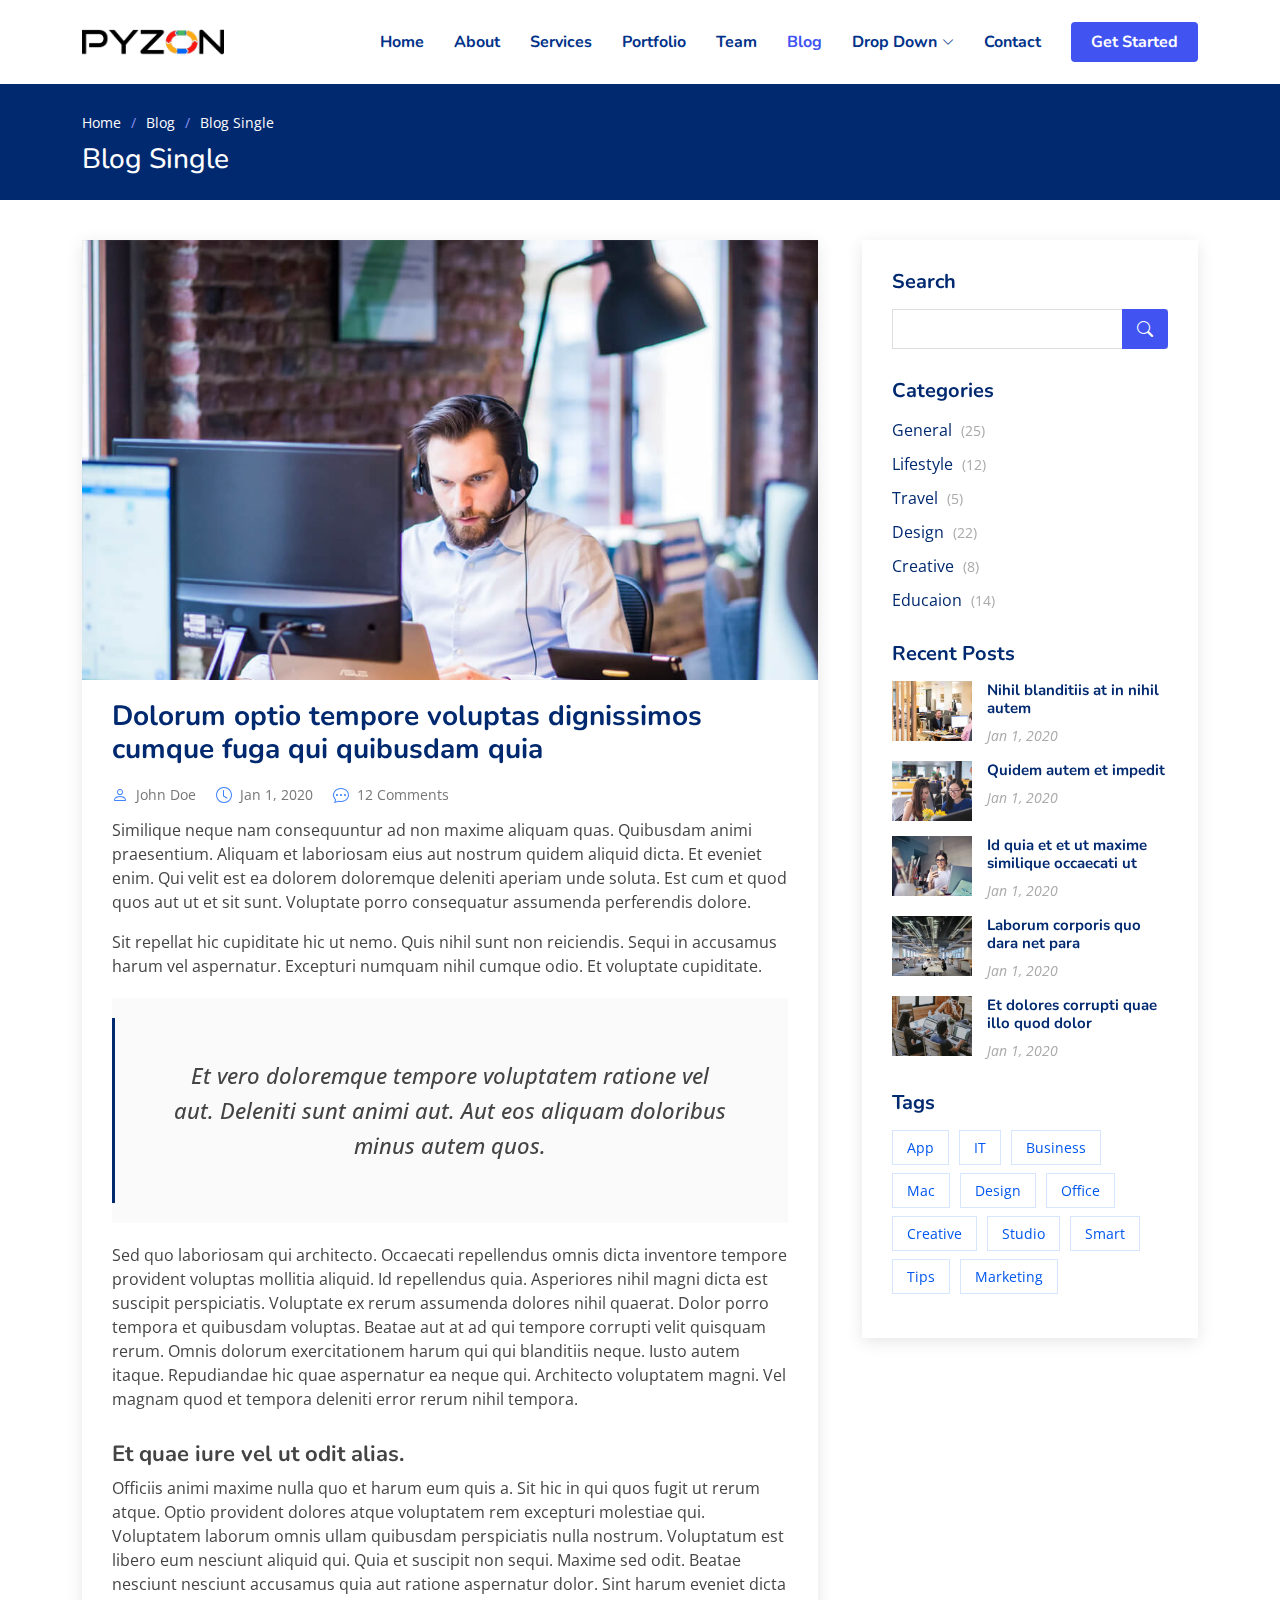
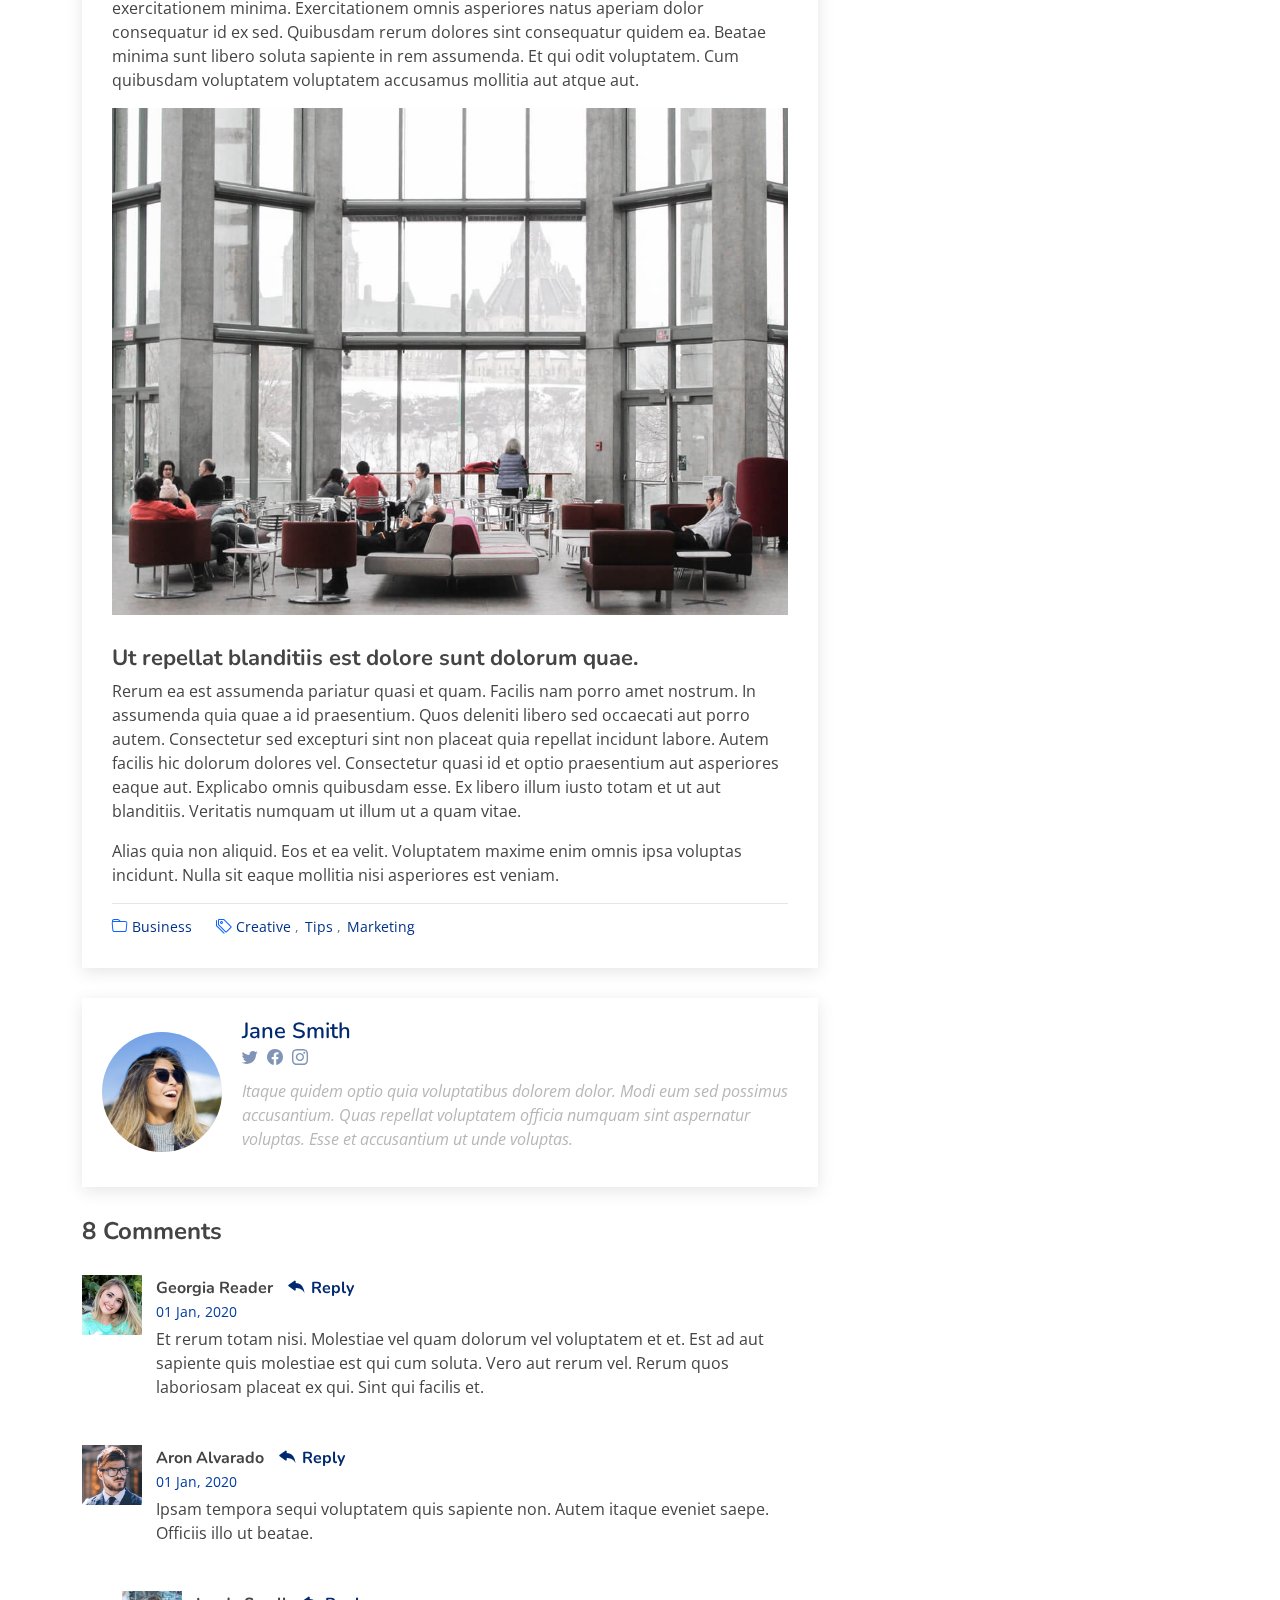
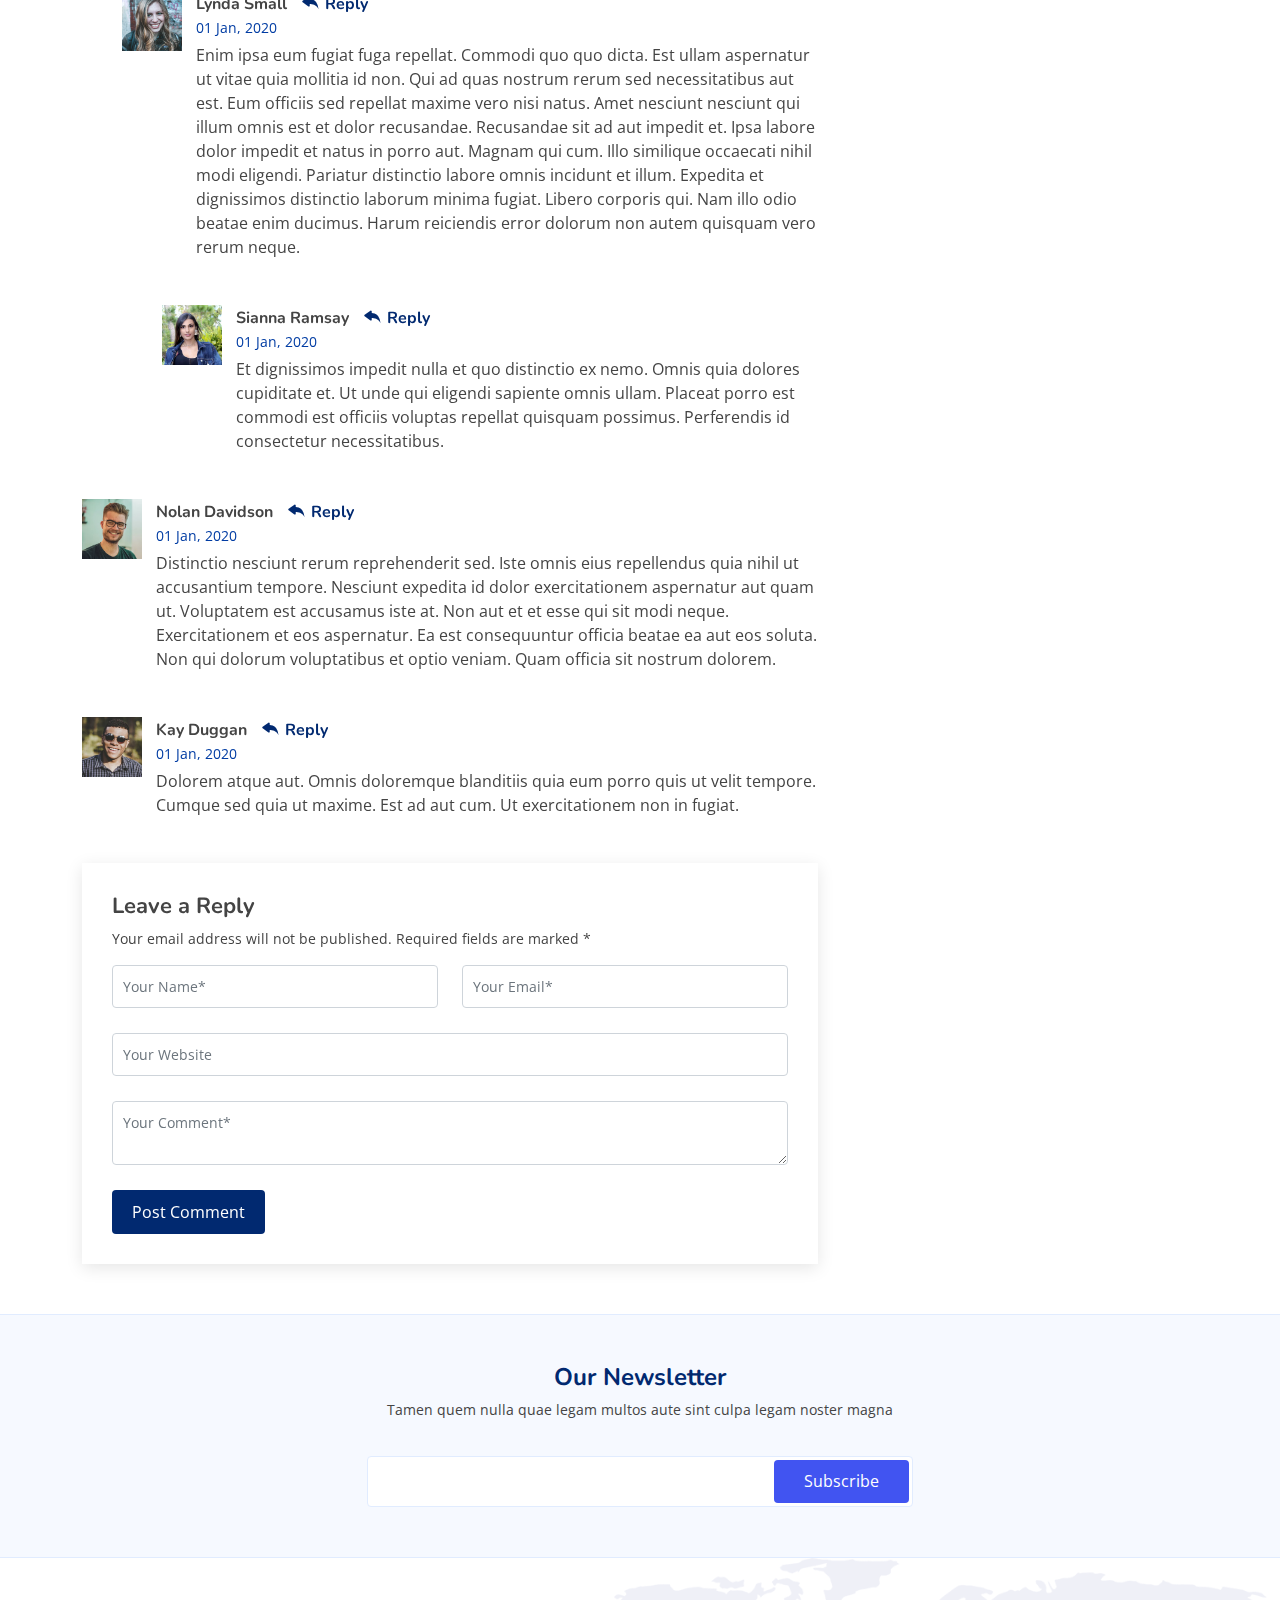
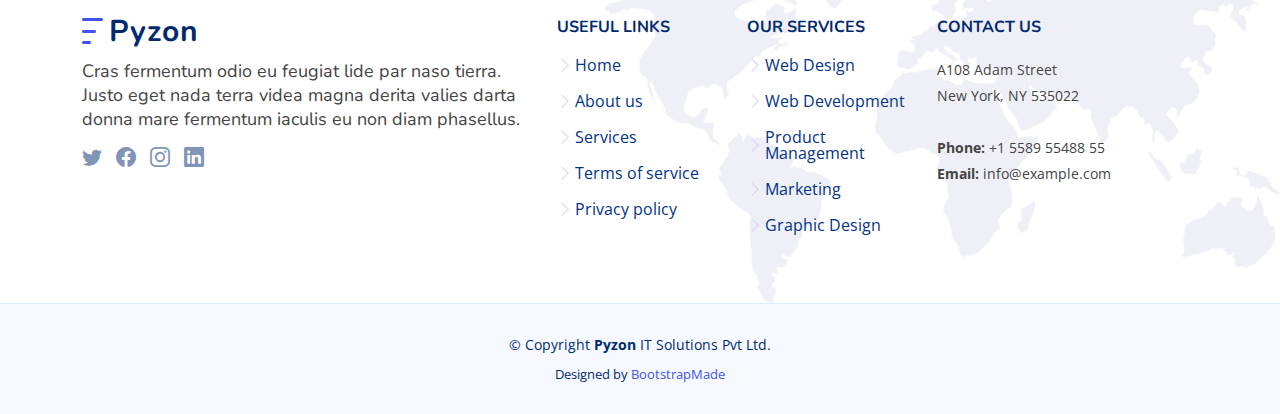
<file: blog-single.html>
<!DOCTYPE html>
<html lang="en">

<head>
  <meta charset="utf-8">
  <meta content="width=device-width, initial-scale=1.0" name="viewport">

  <title>Blog Single - Pzon Bootstrap Template</title>
  <meta content="" name="description">
  <meta content="" name="keywords">

  <!-- Favicons -->
  <link href="assets/img/favicon.png" rel="icon">
  <link href="assets/img/apple-touch-icon.png" rel="apple-touch-icon">

  <!-- Google Fonts -->
  <link href="https://fonts.googleapis.com/css?family=Open+Sans:300,300i,400,400i,600,600i,700,700i|Nunito:300,300i,400,400i,600,600i,700,700i|Poppins:300,300i,400,400i,500,500i,600,600i,700,700i" rel="stylesheet">

  <!-- Vendor CSS Files -->
  <link href="assets/vendor/aos/aos.css" rel="stylesheet">
  <link href="assets/vendor/bootstrap/css/bootstrap.min.css" rel="stylesheet">
  <link href="assets/vendor/bootstrap-icons/bootstrap-icons.css" rel="stylesheet">
  <link href="assets/vendor/glightbox/css/glightbox.min.css" rel="stylesheet">
  <link href="assets/vendor/remixicon/remixicon.css" rel="stylesheet">
  <link href="assets/vendor/swiper/swiper-bundle.min.css" rel="stylesheet">

  <!-- Template Main CSS File -->
  <link href="assets/css/style.css" rel="stylesheet">

  <!-- =======================================================
  * Template Name: Leewayzon
  * Updated: Mar 10 2023 with Bootstrap v5.2.3
  * Template URL: https://bootstrapmade.com/Leewayzon-bootstrap-startup-template/
  * Author: BootstrapMade.com
  * License: https://bootstrapmade.com/license/
  ======================================================== -->
</head>

<body>

  <!-- ======= Header ======= -->
  <header id="header" class="header fixed-top">
    <div class="container-fluid container-xl d-flex align-items-center justify-content-between">

      <a href="index.html" class="logo d-flex align-items-center">
        <!-- <img src="assets/img/logo.png" alt="">
        <span>Pyzon</span> -->
        <img src="assets/img/pyzon 3.png" alt="">

      </a>

      <nav id="navbar" class="navbar">
        <ul>
          <li><a class="nav-link scrollto " href="#hero">Home</a></li>
          <li><a class="nav-link scrollto" href="#about">About</a></li>
          <li><a class="nav-link scrollto" href="#services">Services</a></li>
          <li><a class="nav-link scrollto" href="#portfolio">Portfolio</a></li>
          <li><a class="nav-link scrollto" href="#team">Team</a></li>
          <li><a class="active" href="blog.html">Blog</a></li>
          <li class="dropdown"><a href="#"><span>Drop Down</span> <i class="bi bi-chevron-down"></i></a>
            <ul>
              <li><a href="#">Drop Down 1</a></li>
              <li class="dropdown"><a href="#"><span>Deep Drop Down</span> <i class="bi bi-chevron-right"></i></a>
                <ul>
                  <li><a href="#">Deep Drop Down 1</a></li>
                  <li><a href="#">Deep Drop Down 2</a></li>
                  <li><a href="#">Deep Drop Down 3</a></li>
                  <li><a href="#">Deep Drop Down 4</a></li>
                  <li><a href="#">Deep Drop Down 5</a></li>
                </ul>
              </li>
              <li><a href="#">Drop Down 2</a></li>
              <li><a href="#">Drop Down 3</a></li>
              <li><a href="#">Drop Down 4</a></li>
            </ul>
          </li>
          <li><a class="nav-link scrollto" href="#contact">Contact</a></li>
          <li><a class="getstarted scrollto" href="#about">Get Started</a></li>
        </ul>
        <i class="bi bi-list mobile-nav-toggle"></i>
      </nav><!-- .navbar -->

    </div>
  </header><!-- End Header -->

  <main id="main">

    <!-- ======= Breadcrumbs ======= -->
    <section class="breadcrumbs">
      <div class="container">

        <ol>
          <li><a href="index.html">Home</a></li>
          <li><a href="blog.html">Blog</a></li>
          <li>Blog Single</li>
        </ol>
        <h2>Blog Single</h2>

      </div>
    </section><!-- End Breadcrumbs -->

    <!-- ======= Blog Single Section ======= -->
    <section id="blog" class="blog">
      <div class="container" data-aos="fade-up">

        <div class="row">

          <div class="col-lg-8 entries">

            <article class="entry entry-single">

              <div class="entry-img">
                <img src="assets/img/blog/blog-1.jpg" alt="" class="img-fluid">
              </div>

              <h2 class="entry-title">
                <a href="blog-single.html">Dolorum optio tempore voluptas dignissimos cumque fuga qui quibusdam quia</a>
              </h2>

              <div class="entry-meta">
                <ul>
                  <li class="d-flex align-items-center"><i class="bi bi-person"></i> <a href="blog-single.html">John Doe</a></li>
                  <li class="d-flex align-items-center"><i class="bi bi-clock"></i> <a href="blog-single.html"><time datetime="2020-01-01">Jan 1, 2020</time></a></li>
                  <li class="d-flex align-items-center"><i class="bi bi-chat-dots"></i> <a href="blog-single.html">12 Comments</a></li>
                </ul>
              </div>

              <div class="entry-content">
                <p>
                  Similique neque nam consequuntur ad non maxime aliquam quas. Quibusdam animi praesentium. Aliquam et laboriosam eius aut nostrum quidem aliquid dicta.
                  Et eveniet enim. Qui velit est ea dolorem doloremque deleniti aperiam unde soluta. Est cum et quod quos aut ut et sit sunt. Voluptate porro consequatur assumenda perferendis dolore.
                </p>

                <p>
                  Sit repellat hic cupiditate hic ut nemo. Quis nihil sunt non reiciendis. Sequi in accusamus harum vel aspernatur. Excepturi numquam nihil cumque odio. Et voluptate cupiditate.
                </p>

                <blockquote>
                  <p>
                    Et vero doloremque tempore voluptatem ratione vel aut. Deleniti sunt animi aut. Aut eos aliquam doloribus minus autem quos.
                  </p>
                </blockquote>

                <p>
                  Sed quo laboriosam qui architecto. Occaecati repellendus omnis dicta inventore tempore provident voluptas mollitia aliquid. Id repellendus quia. Asperiores nihil magni dicta est suscipit perspiciatis. Voluptate ex rerum assumenda dolores nihil quaerat.
                  Dolor porro tempora et quibusdam voluptas. Beatae aut at ad qui tempore corrupti velit quisquam rerum. Omnis dolorum exercitationem harum qui qui blanditiis neque.
                  Iusto autem itaque. Repudiandae hic quae aspernatur ea neque qui. Architecto voluptatem magni. Vel magnam quod et tempora deleniti error rerum nihil tempora.
                </p>

                <h3>Et quae iure vel ut odit alias.</h3>
                <p>
                  Officiis animi maxime nulla quo et harum eum quis a. Sit hic in qui quos fugit ut rerum atque. Optio provident dolores atque voluptatem rem excepturi molestiae qui. Voluptatem laborum omnis ullam quibusdam perspiciatis nulla nostrum. Voluptatum est libero eum nesciunt aliquid qui.
                  Quia et suscipit non sequi. Maxime sed odit. Beatae nesciunt nesciunt accusamus quia aut ratione aspernatur dolor. Sint harum eveniet dicta exercitationem minima. Exercitationem omnis asperiores natus aperiam dolor consequatur id ex sed. Quibusdam rerum dolores sint consequatur quidem ea.
                  Beatae minima sunt libero soluta sapiente in rem assumenda. Et qui odit voluptatem. Cum quibusdam voluptatem voluptatem accusamus mollitia aut atque aut.
                </p>
                <img src="assets/img/blog/blog-inside-post.jpg" class="img-fluid" alt="">

                <h3>Ut repellat blanditiis est dolore sunt dolorum quae.</h3>
                <p>
                  Rerum ea est assumenda pariatur quasi et quam. Facilis nam porro amet nostrum. In assumenda quia quae a id praesentium. Quos deleniti libero sed occaecati aut porro autem. Consectetur sed excepturi sint non placeat quia repellat incidunt labore. Autem facilis hic dolorum dolores vel.
                  Consectetur quasi id et optio praesentium aut asperiores eaque aut. Explicabo omnis quibusdam esse. Ex libero illum iusto totam et ut aut blanditiis. Veritatis numquam ut illum ut a quam vitae.
                </p>
                <p>
                  Alias quia non aliquid. Eos et ea velit. Voluptatem maxime enim omnis ipsa voluptas incidunt. Nulla sit eaque mollitia nisi asperiores est veniam.
                </p>

              </div>

              <div class="entry-footer">
                <i class="bi bi-folder"></i>
                <ul class="cats">
                  <li><a href="#">Business</a></li>
                </ul>

                <i class="bi bi-tags"></i>
                <ul class="tags">
                  <li><a href="#">Creative</a></li>
                  <li><a href="#">Tips</a></li>
                  <li><a href="#">Marketing</a></li>
                </ul>
              </div>

            </article><!-- End blog entry -->

            <div class="blog-author d-flex align-items-center">
              <img src="assets/img/blog/blog-author.jpg" class="rounded-circle float-left" alt="">
              <div>
                <h4>Jane Smith</h4>
                <div class="social-links">
                  <a href="https://twitters.com/#"><i class="bi bi-twitter"></i></a>
                  <a href="https://facebook.com/#"><i class="bi bi-facebook"></i></a>
                  <a href="https://instagram.com/#"><i class="biu bi-instagram"></i></a>
                </div>
                <p>
                  Itaque quidem optio quia voluptatibus dolorem dolor. Modi eum sed possimus accusantium. Quas repellat voluptatem officia numquam sint aspernatur voluptas. Esse et accusantium ut unde voluptas.
                </p>
              </div>
            </div><!-- End blog author bio -->

            <div class="blog-comments">

              <h4 class="comments-count">8 Comments</h4>

              <div id="comment-1" class="comment">
                <div class="d-flex">
                  <div class="comment-img"><img src="assets/img/blog/comments-1.jpg" alt=""></div>
                  <div>
                    <h5><a href="">Georgia Reader</a> <a href="#" class="reply"><i class="bi bi-reply-fill"></i> Reply</a></h5>
                    <time datetime="2020-01-01">01 Jan, 2020</time>
                    <p>
                      Et rerum totam nisi. Molestiae vel quam dolorum vel voluptatem et et. Est ad aut sapiente quis molestiae est qui cum soluta.
                      Vero aut rerum vel. Rerum quos laboriosam placeat ex qui. Sint qui facilis et.
                    </p>
                  </div>
                </div>
              </div><!-- End comment #1 -->

              <div id="comment-2" class="comment">
                <div class="d-flex">
                  <div class="comment-img"><img src="assets/img/blog/comments-2.jpg" alt=""></div>
                  <div>
                    <h5><a href="">Aron Alvarado</a> <a href="#" class="reply"><i class="bi bi-reply-fill"></i> Reply</a></h5>
                    <time datetime="2020-01-01">01 Jan, 2020</time>
                    <p>
                      Ipsam tempora sequi voluptatem quis sapiente non. Autem itaque eveniet saepe. Officiis illo ut beatae.
                    </p>
                  </div>
                </div>

                <div id="comment-reply-1" class="comment comment-reply">
                  <div class="d-flex">
                    <div class="comment-img"><img src="assets/img/blog/comments-3.jpg" alt=""></div>
                    <div>
                      <h5><a href="">Lynda Small</a> <a href="#" class="reply"><i class="bi bi-reply-fill"></i> Reply</a></h5>
                      <time datetime="2020-01-01">01 Jan, 2020</time>
                      <p>
                        Enim ipsa eum fugiat fuga repellat. Commodi quo quo dicta. Est ullam aspernatur ut vitae quia mollitia id non. Qui ad quas nostrum rerum sed necessitatibus aut est. Eum officiis sed repellat maxime vero nisi natus. Amet nesciunt nesciunt qui illum omnis est et dolor recusandae.

                        Recusandae sit ad aut impedit et. Ipsa labore dolor impedit et natus in porro aut. Magnam qui cum. Illo similique occaecati nihil modi eligendi. Pariatur distinctio labore omnis incidunt et illum. Expedita et dignissimos distinctio laborum minima fugiat.

                        Libero corporis qui. Nam illo odio beatae enim ducimus. Harum reiciendis error dolorum non autem quisquam vero rerum neque.
                      </p>
                    </div>
                  </div>

                  <div id="comment-reply-2" class="comment comment-reply">
                    <div class="d-flex">
                      <div class="comment-img"><img src="assets/img/blog/comments-4.jpg" alt=""></div>
                      <div>
                        <h5><a href="">Sianna Ramsay</a> <a href="#" class="reply"><i class="bi bi-reply-fill"></i> Reply</a></h5>
                        <time datetime="2020-01-01">01 Jan, 2020</time>
                        <p>
                          Et dignissimos impedit nulla et quo distinctio ex nemo. Omnis quia dolores cupiditate et. Ut unde qui eligendi sapiente omnis ullam. Placeat porro est commodi est officiis voluptas repellat quisquam possimus. Perferendis id consectetur necessitatibus.
                        </p>
                      </div>
                    </div>

                  </div><!-- End comment reply #2-->

                </div><!-- End comment reply #1-->

              </div><!-- End comment #2-->

              <div id="comment-3" class="comment">
                <div class="d-flex">
                  <div class="comment-img"><img src="assets/img/blog/comments-5.jpg" alt=""></div>
                  <div>
                    <h5><a href="">Nolan Davidson</a> <a href="#" class="reply"><i class="bi bi-reply-fill"></i> Reply</a></h5>
                    <time datetime="2020-01-01">01 Jan, 2020</time>
                    <p>
                      Distinctio nesciunt rerum reprehenderit sed. Iste omnis eius repellendus quia nihil ut accusantium tempore. Nesciunt expedita id dolor exercitationem aspernatur aut quam ut. Voluptatem est accusamus iste at.
                      Non aut et et esse qui sit modi neque. Exercitationem et eos aspernatur. Ea est consequuntur officia beatae ea aut eos soluta. Non qui dolorum voluptatibus et optio veniam. Quam officia sit nostrum dolorem.
                    </p>
                  </div>
                </div>

              </div><!-- End comment #3 -->

              <div id="comment-4" class="comment">
                <div class="d-flex">
                  <div class="comment-img"><img src="assets/img/blog/comments-6.jpg" alt=""></div>
                  <div>
                    <h5><a href="">Kay Duggan</a> <a href="#" class="reply"><i class="bi bi-reply-fill"></i> Reply</a></h5>
                    <time datetime="2020-01-01">01 Jan, 2020</time>
                    <p>
                      Dolorem atque aut. Omnis doloremque blanditiis quia eum porro quis ut velit tempore. Cumque sed quia ut maxime. Est ad aut cum. Ut exercitationem non in fugiat.
                    </p>
                  </div>
                </div>

              </div><!-- End comment #4 -->

              <div class="reply-form">
                <h4>Leave a Reply</h4>
                <p>Your email address will not be published. Required fields are marked * </p>
                <form action="">
                  <div class="row">
                    <div class="col-md-6 form-group">
                      <input name="name" type="text" class="form-control" placeholder="Your Name*">
                    </div>
                    <div class="col-md-6 form-group">
                      <input name="email" type="text" class="form-control" placeholder="Your Email*">
                    </div>
                  </div>
                  <div class="row">
                    <div class="col form-group">
                      <input name="website" type="text" class="form-control" placeholder="Your Website">
                    </div>
                  </div>
                  <div class="row">
                    <div class="col form-group">
                      <textarea name="comment" class="form-control" placeholder="Your Comment*"></textarea>
                    </div>
                  </div>
                  <button type="submit" class="btn btn-primary">Post Comment</button>

                </form>

              </div>

            </div><!-- End blog comments -->

          </div><!-- End blog entries list -->

          <div class="col-lg-4">

            <div class="sidebar">

              <h3 class="sidebar-title">Search</h3>
              <div class="sidebar-item search-form">
                <form action="">
                  <input type="text">
                  <button type="submit"><i class="bi bi-search"></i></button>
                </form>
              </div><!-- End sidebar search formn-->

              <h3 class="sidebar-title">Categories</h3>
              <div class="sidebar-item categories">
                <ul>
                  <li><a href="#">General <span>(25)</span></a></li>
                  <li><a href="#">Lifestyle <span>(12)</span></a></li>
                  <li><a href="#">Travel <span>(5)</span></a></li>
                  <li><a href="#">Design <span>(22)</span></a></li>
                  <li><a href="#">Creative <span>(8)</span></a></li>
                  <li><a href="#">Educaion <span>(14)</span></a></li>
                </ul>
              </div><!-- End sidebar categories-->

              <h3 class="sidebar-title">Recent Posts</h3>
              <div class="sidebar-item recent-posts">
                <div class="post-item clearfix">
                  <img src="assets/img/blog/blog-recent-1.jpg" alt="">
                  <h4><a href="blog-single.html">Nihil blanditiis at in nihil autem</a></h4>
                  <time datetime="2020-01-01">Jan 1, 2020</time>
                </div>

                <div class="post-item clearfix">
                  <img src="assets/img/blog/blog-recent-2.jpg" alt="">
                  <h4><a href="blog-single.html">Quidem autem et impedit</a></h4>
                  <time datetime="2020-01-01">Jan 1, 2020</time>
                </div>

                <div class="post-item clearfix">
                  <img src="assets/img/blog/blog-recent-3.jpg" alt="">
                  <h4><a href="blog-single.html">Id quia et et ut maxime similique occaecati ut</a></h4>
                  <time datetime="2020-01-01">Jan 1, 2020</time>
                </div>

                <div class="post-item clearfix">
                  <img src="assets/img/blog/blog-recent-4.jpg" alt="">
                  <h4><a href="blog-single.html">Laborum corporis quo dara net para</a></h4>
                  <time datetime="2020-01-01">Jan 1, 2020</time>
                </div>

                <div class="post-item clearfix">
                  <img src="assets/img/blog/blog-recent-5.jpg" alt="">
                  <h4><a href="blog-single.html">Et dolores corrupti quae illo quod dolor</a></h4>
                  <time datetime="2020-01-01">Jan 1, 2020</time>
                </div>

              </div><!-- End sidebar recent posts-->

              <h3 class="sidebar-title">Tags</h3>
              <div class="sidebar-item tags">
                <ul>
                  <li><a href="#">App</a></li>
                  <li><a href="#">IT</a></li>
                  <li><a href="#">Business</a></li>
                  <li><a href="#">Mac</a></li>
                  <li><a href="#">Design</a></li>
                  <li><a href="#">Office</a></li>
                  <li><a href="#">Creative</a></li>
                  <li><a href="#">Studio</a></li>
                  <li><a href="#">Smart</a></li>
                  <li><a href="#">Tips</a></li>
                  <li><a href="#">Marketing</a></li>
                </ul>
              </div><!-- End sidebar tags-->

            </div><!-- End sidebar -->

          </div><!-- End blog sidebar -->

        </div>

      </div>
    </section><!-- End Blog Single Section -->

  </main><!-- End #main -->

  <!-- ======= Footer ======= -->
  <footer id="footer" class="footer">

    <div class="footer-newsletter">
      <div class="container">
        <div class="row justify-content-center">
          <div class="col-lg-12 text-center">
            <h4>Our Newsletter</h4>
            <p>Tamen quem nulla quae legam multos aute sint culpa legam noster magna</p>
          </div>
          <div class="col-lg-6">
            <form action="" method="post">
              <input type="email" name="email"><input type="submit" value="Subscribe">
            </form>
          </div>
        </div>
      </div>
    </div>

    <div class="footer-top">
      <div class="container">
        <div class="row gy-4">
          <div class="col-lg-5 col-md-12 footer-info">
            <a href="index.html" class="logo d-flex align-items-center">
              <img src="assets/img/logo.png" alt="">
              <span>Pyzon</span>
            </a>
            <p>Cras fermentum odio eu feugiat lide par naso tierra. Justo eget nada terra videa magna derita valies darta donna mare fermentum iaculis eu non diam phasellus.</p>
            <div class="social-links mt-3">
              <a href="#" class="twitter"><i class="bi bi-twitter"></i></a>
              <a href="#" class="facebook"><i class="bi bi-facebook"></i></a>
              <a href="#" class="instagram"><i class="bi bi-instagram"></i></a>
              <a href="#" class="linkedin"><i class="bi bi-linkedin"></i></a>
            </div>
          </div>

          <div class="col-lg-2 col-6 footer-links">
            <h4>Useful Links</h4>
            <ul>
              <li><i class="bi bi-chevron-right"></i> <a href="#">Home</a></li>
              <li><i class="bi bi-chevron-right"></i> <a href="#">About us</a></li>
              <li><i class="bi bi-chevron-right"></i> <a href="#">Services</a></li>
              <li><i class="bi bi-chevron-right"></i> <a href="#">Terms of service</a></li>
              <li><i class="bi bi-chevron-right"></i> <a href="#">Privacy policy</a></li>
            </ul>
          </div>

          <div class="col-lg-2 col-6 footer-links">
            <h4>Our Services</h4>
            <ul>
              <li><i class="bi bi-chevron-right"></i> <a href="#">Web Design</a></li>
              <li><i class="bi bi-chevron-right"></i> <a href="#">Web Development</a></li>
              <li><i class="bi bi-chevron-right"></i> <a href="#">Product Management</a></li>
              <li><i class="bi bi-chevron-right"></i> <a href="#">Marketing</a></li>
              <li><i class="bi bi-chevron-right"></i> <a href="#">Graphic Design</a></li>
            </ul>
          </div>

          <div class="col-lg-3 col-md-12 footer-contact text-center text-md-start">
            <h4>Contact Us</h4>
            <p>
              A108 Adam Street <br>
              New York, NY 535022<br><br>
              <strong>Phone:</strong> +1 5589 55488 55<br>
              <strong>Email:</strong> info@example.com<br>
            </p>

          </div>

        </div>
      </div>
    </div>

    <div class="container">
      <!-- <div class="copyright">
        &copy; Copyright <strong><span>Pyzon</span></strong>. All Rights Reserved
      </div> -->
      <div class="copyright">
        &copy; Copyright <strong><span>Pyzon</span></strong
        > IT Solutions Pvt Ltd.
      </div>
      <div class="credits">
        <!-- All the links in the footer should remain intact. -->
        <!-- You can delete the links only if you purchased the pro version. -->
        <!-- Licensing information: https://bootstrapmade.com/license/ -->
        <!-- Purchase the pro version with working PHP/AJAX contact form: https://bootstrapmade.com/Leewayzon-bootstrap-startup-template/ -->
        Designed by <a href="https://bootstrapmade.com/">BootstrapMade</a>
      </div>
    </div>
  </footer><!-- End Footer -->

  <a href="#" class="back-to-top d-flex align-items-center justify-content-center"><i class="bi bi-arrow-up-short"></i></a>

  <!-- Vendor JS Files -->
  <script src="assets/vendor/purecounter/purecounter_vanilla.js"></script>
  <script src="assets/vendor/aos/aos.js"></script>
  <script src="assets/vendor/bootstrap/js/bootstrap.bundle.min.js"></script>
  <script src="assets/vendor/glightbox/js/glightbox.min.js"></script>
  <script src="assets/vendor/isotope-layout/isotope.pkgd.min.js"></script>
  <script src="assets/vendor/swiper/swiper-bundle.min.js"></script>
  <script src="assets/vendor/php-email-form/validate.js"></script>

  <!-- Template Main JS File -->
  <script src="assets/js/main.js"></script>

</body>

</html>
</file>
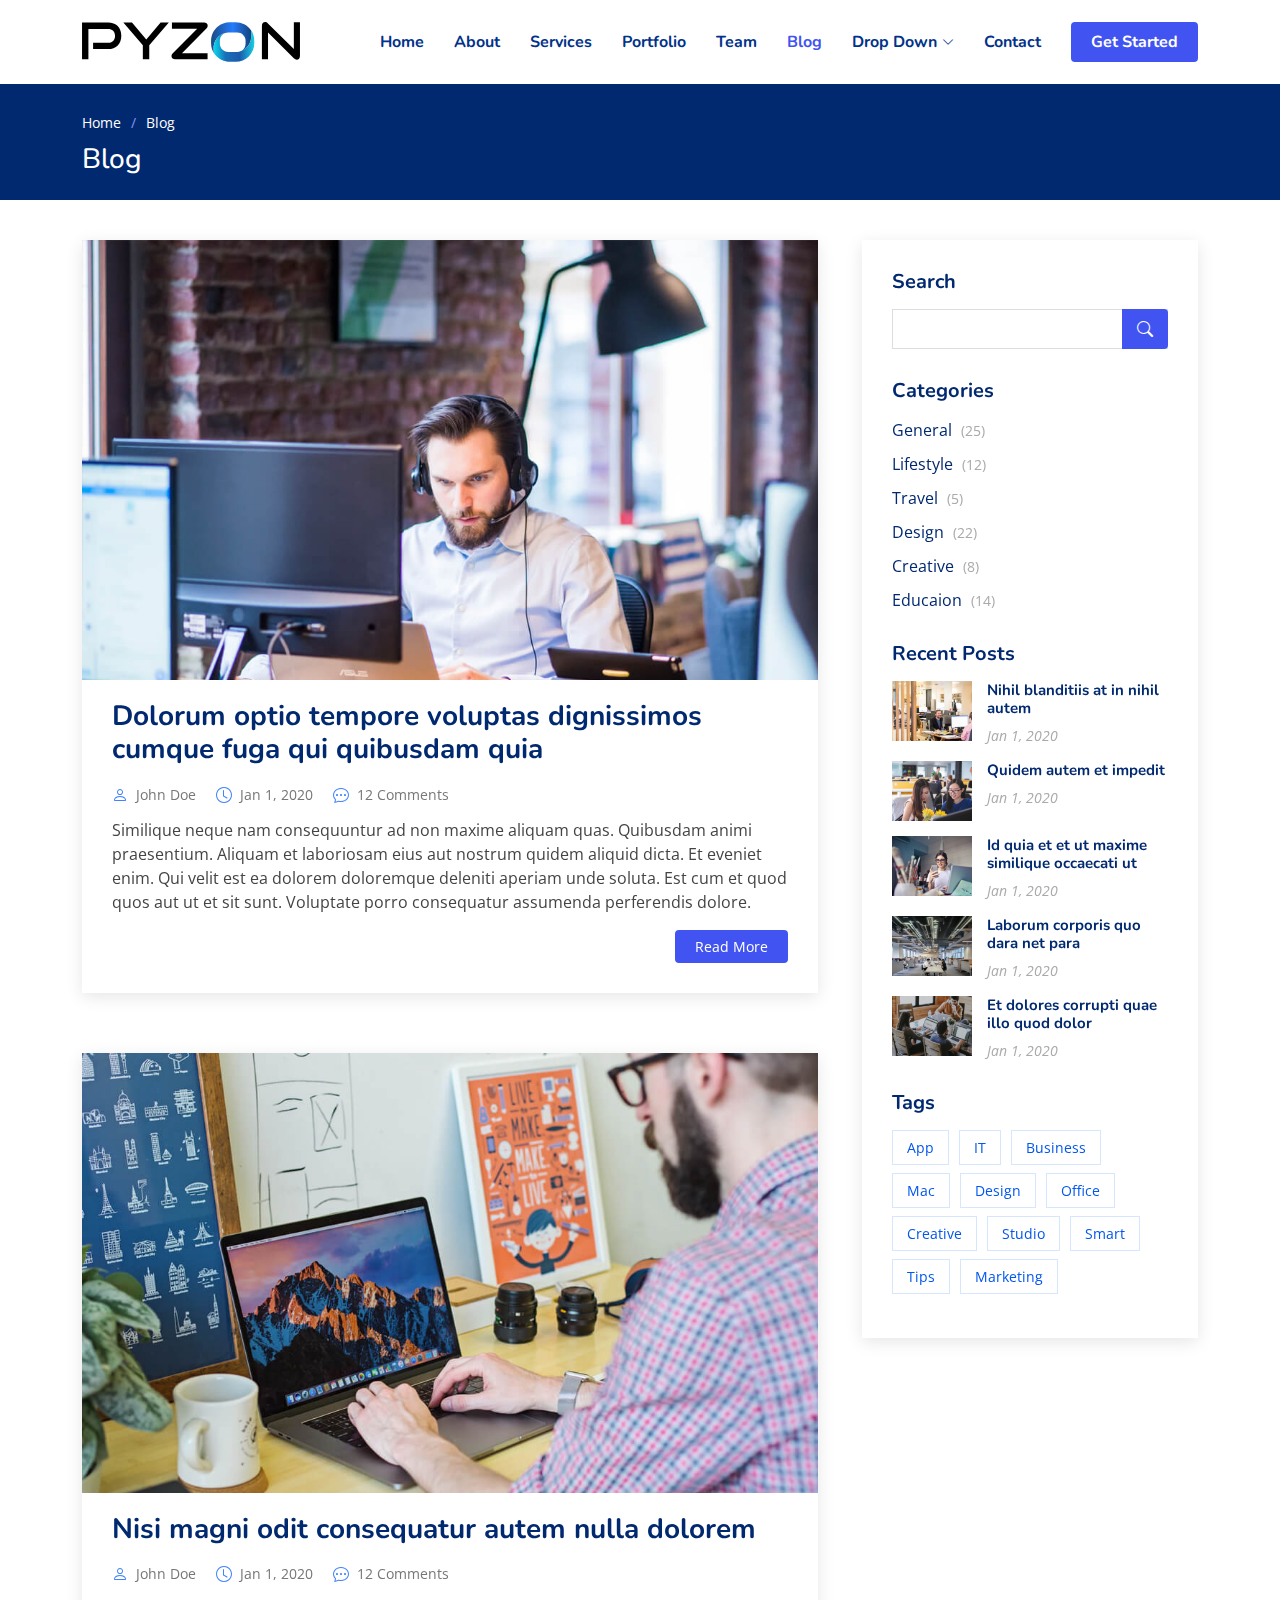
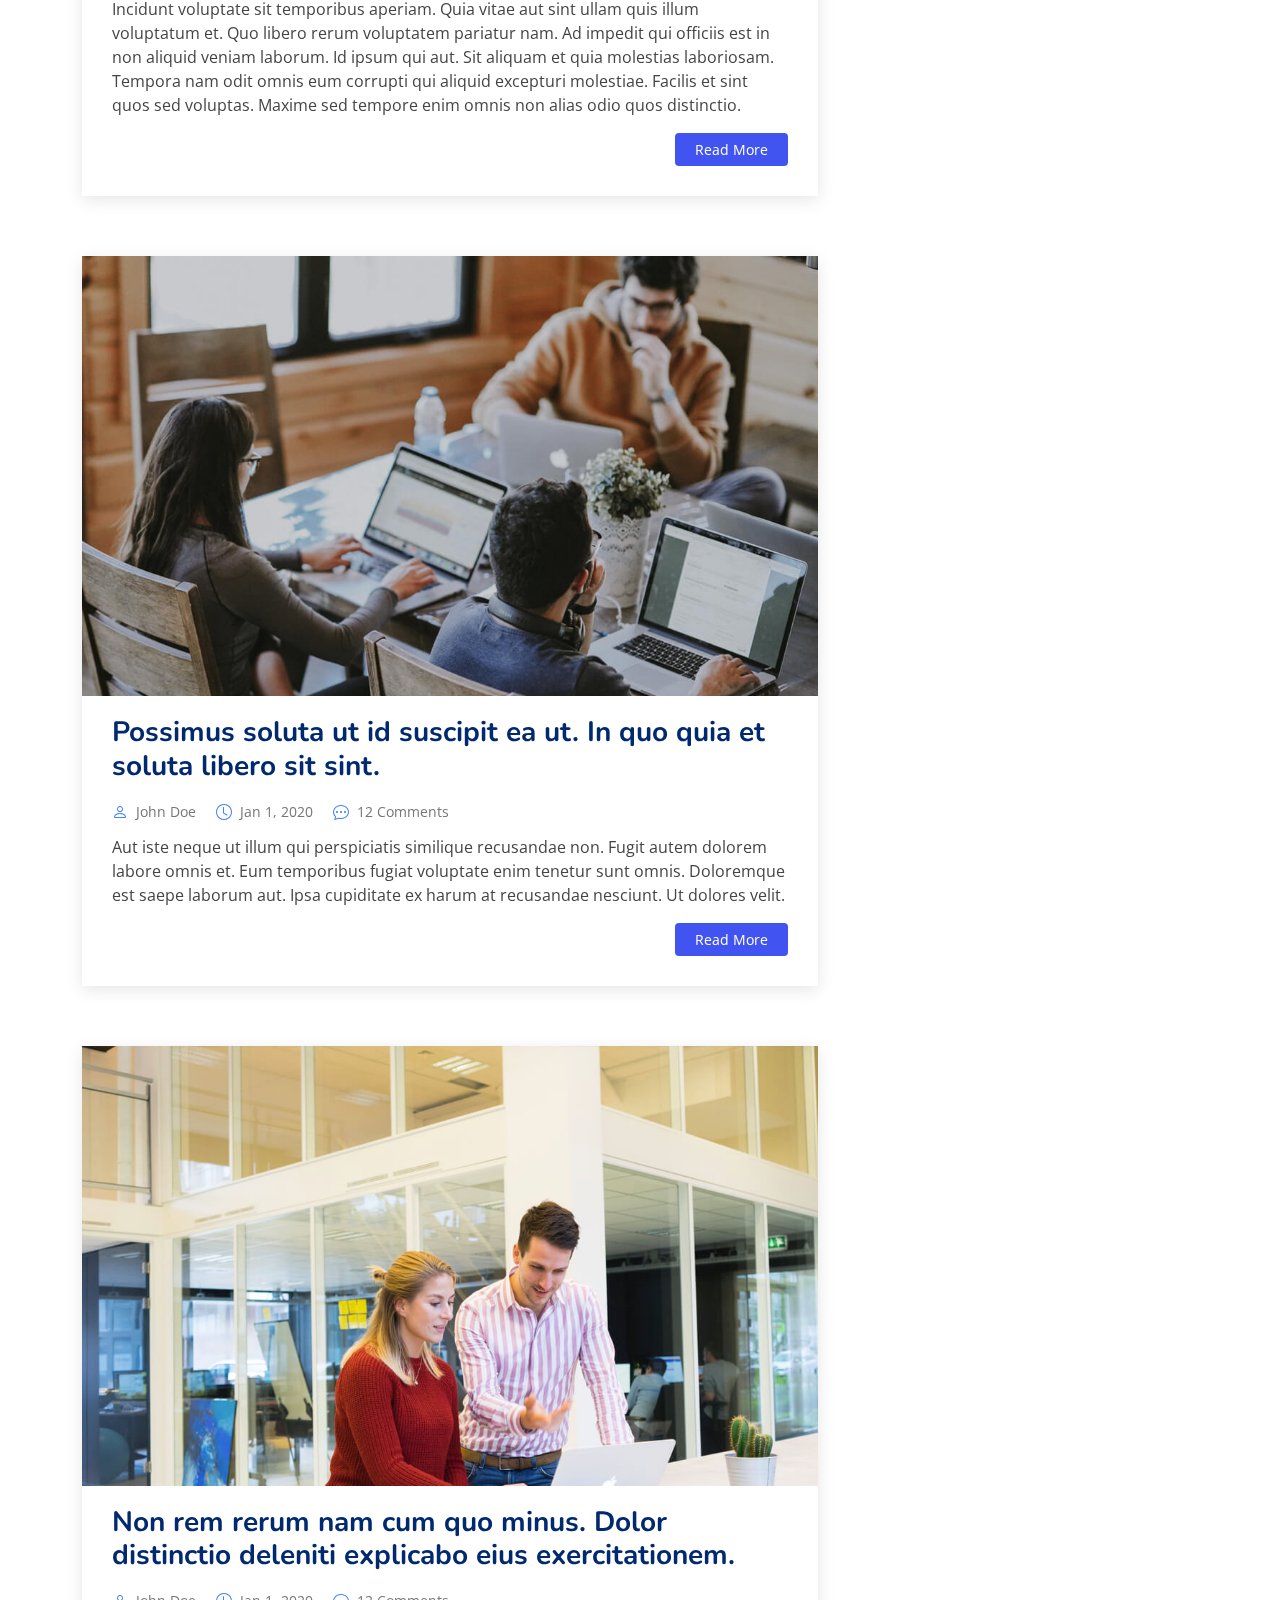
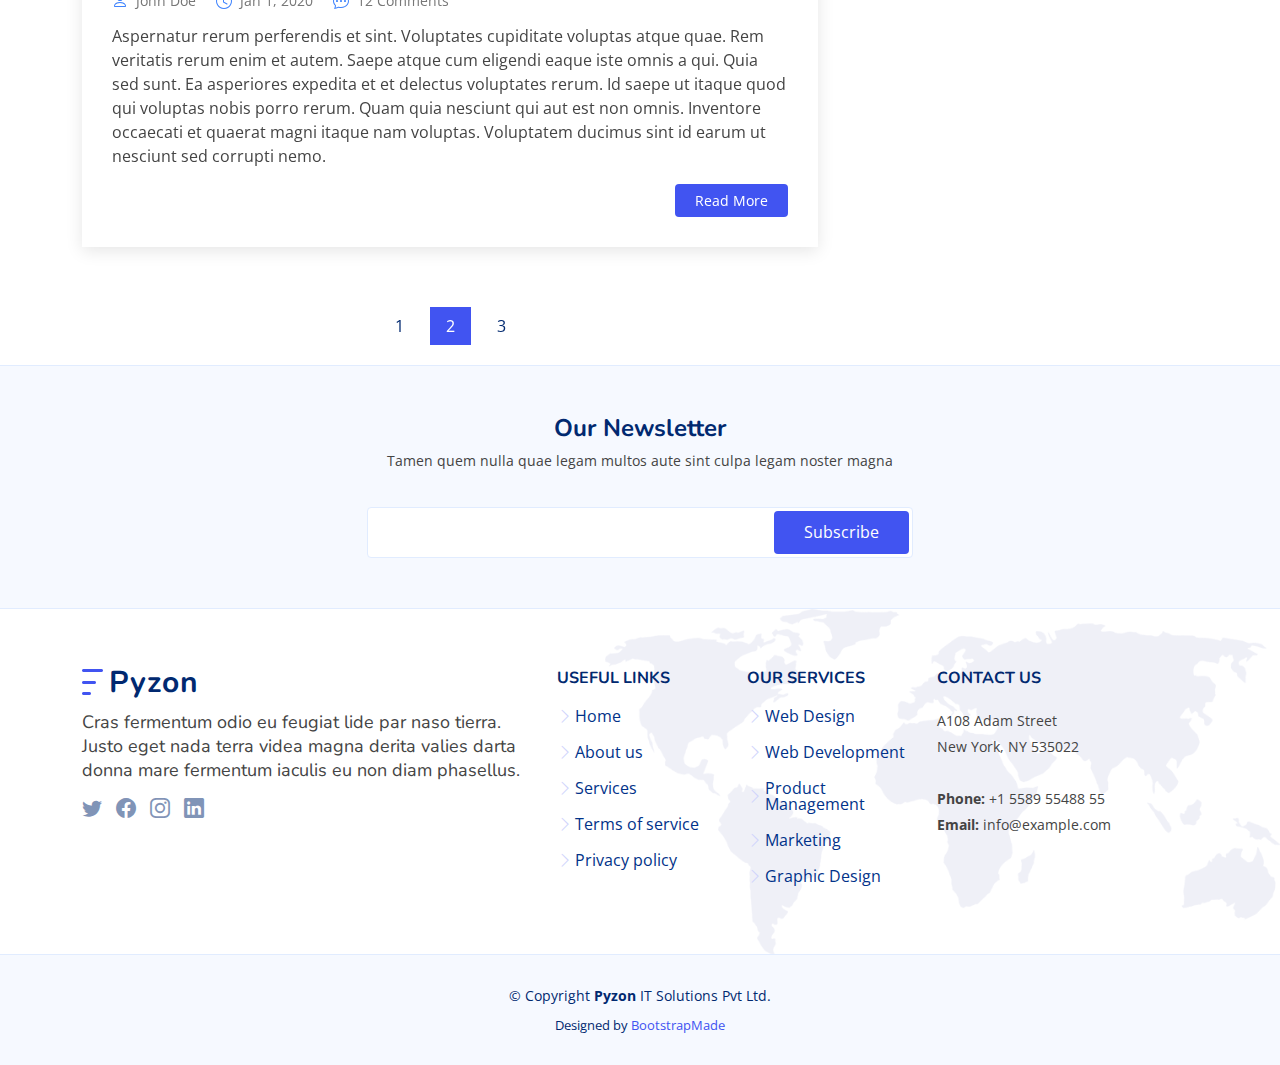
<file: blog.html>
<!DOCTYPE html>
<html lang="en">

<head>
  <meta charset="utf-8">
  <meta content="width=device-width, initial-scale=1.0" name="viewport">

  <title>Blog - Pyzon Bootstrap Template</title>
  <meta content="" name="description">
  <meta content="" name="keywords">

  <!-- Favicons -->
  <link href="assets/img/favicon.png" rel="icon">
  <link href="assets/img/apple-touch-icon.png" rel="apple-touch-icon">

  <!-- Google Fonts -->
  <link href="https://fonts.googleapis.com/css?family=Open+Sans:300,300i,400,400i,600,600i,700,700i|Nunito:300,300i,400,400i,600,600i,700,700i|Poppins:300,300i,400,400i,500,500i,600,600i,700,700i" rel="stylesheet">

  <!-- Vendor CSS Files -->
  <link href="assets/vendor/aos/aos.css" rel="stylesheet">
  <link href="assets/vendor/bootstrap/css/bootstrap.min.css" rel="stylesheet">
  <link href="assets/vendor/bootstrap-icons/bootstrap-icons.css" rel="stylesheet">
  <link href="assets/vendor/glightbox/css/glightbox.min.css" rel="stylesheet">
  <link href="assets/vendor/remixicon/remixicon.css" rel="stylesheet">
  <link href="assets/vendor/swiper/swiper-bundle.min.css" rel="stylesheet">

  <!-- Template Main CSS File -->
  <link href="assets/css/style.css" rel="stylesheet">

  <!-- =======================================================
  * Template Name: Pyzon
  * Updated: Mar 10 2023 with Bootstrap v5.2.3
  * Template URL: https://bootstrapmade.com/Pyzon-bootstrap-startup-template/
  * Author: BootstrapMade.com
  * License: https://bootstrapmade.com/license/
  ======================================================== -->
</head>

<body>

  <!-- ======= Header ======= -->
  <header id="header" class="header fixed-top">
    <div class="container-fluid container-xl d-flex align-items-center justify-content-between">

      <a href="index.html" class="logo d-flex align-items-center">
        <!-- <img src="assets/img/logo.png" alt="">
        <span>Pyzon</span> -->
        <img src="assets/img/Pyzon-logo.svg" alt="">


      </a>

      <nav id="navbar" class="navbar">
        <ul>
          <li><a class="nav-link scrollto " href="#hero">Home</a></li>
          <li><a class="nav-link scrollto" href="#about">About</a></li>
          <li><a class="nav-link scrollto" href="#services">Services</a></li>
          <li><a class="nav-link scrollto" href="#portfolio">Portfolio</a></li>
          <li><a class="nav-link scrollto" href="#team">Team</a></li>
          <li><a class="active" href="blog.html">Blog</a></li>
          <li class="dropdown"><a href="#"><span>Drop Down</span> <i class="bi bi-chevron-down"></i></a>
            <ul>
              <li><a href="#">Drop Down 1</a></li>
              <li class="dropdown"><a href="#"><span>Deep Drop Down</span> <i class="bi bi-chevron-right"></i></a>
                <ul>
                  <li><a href="#">Deep Drop Down 1</a></li>
                  <li><a href="#">Deep Drop Down 2</a></li>
                  <li><a href="#">Deep Drop Down 3</a></li>
                  <li><a href="#">Deep Drop Down 4</a></li>
                  <li><a href="#">Deep Drop Down 5</a></li>
                </ul>
              </li>
              <li><a href="#">Drop Down 2</a></li>
              <li><a href="#">Drop Down 3</a></li>
              <li><a href="#">Drop Down 4</a></li>
            </ul>
          </li>
          <li><a class="nav-link scrollto" href="#contact">Contact</a></li>
          <li><a class="getstarted scrollto" href="#about">Get Started</a></li>
        </ul>
        <i class="bi bi-list mobile-nav-toggle"></i>
      </nav><!-- .navbar -->

    </div>
  </header><!-- End Header -->

  <main id="main">

    <!-- ======= Breadcrumbs ======= -->
    <section class="breadcrumbs">
      <div class="container">

        <ol>
          <li><a href="index.html">Home</a></li>
          <li>Blog</li>
        </ol>
        <h2>Blog</h2>

      </div>
    </section><!-- End Breadcrumbs -->

    <!-- ======= Blog Section ======= -->
    <section id="blog" class="blog">
      <div class="container" data-aos="fade-up">

        <div class="row">

          <div class="col-lg-8 entries">

            <article class="entry">

              <div class="entry-img">
                <img src="assets/img/blog/blog-1.jpg" alt="" class="img-fluid">
              </div>

              <h2 class="entry-title">
                <a href="blog-single.html">Dolorum optio tempore voluptas dignissimos cumque fuga qui quibusdam quia</a>
              </h2>

              <div class="entry-meta">
                <ul>
                  <li class="d-flex align-items-center"><i class="bi bi-person"></i> <a href="blog-single.html">John Doe</a></li>
                  <li class="d-flex align-items-center"><i class="bi bi-clock"></i> <a href="blog-single.html"><time datetime="2020-01-01">Jan 1, 2020</time></a></li>
                  <li class="d-flex align-items-center"><i class="bi bi-chat-dots"></i> <a href="blog-single.html">12 Comments</a></li>
                </ul>
              </div>

              <div class="entry-content">
                <p>
                  Similique neque nam consequuntur ad non maxime aliquam quas. Quibusdam animi praesentium. Aliquam et laboriosam eius aut nostrum quidem aliquid dicta.
                  Et eveniet enim. Qui velit est ea dolorem doloremque deleniti aperiam unde soluta. Est cum et quod quos aut ut et sit sunt. Voluptate porro consequatur assumenda perferendis dolore.
                </p>
                <div class="read-more">
                  <a href="blog-single.html">Read More</a>
                </div>
              </div>

            </article><!-- End blog entry -->

            <article class="entry">

              <div class="entry-img">
                <img src="assets/img/blog/blog-2.jpg" alt="" class="img-fluid">
              </div>

              <h2 class="entry-title">
                <a href="blog-single.html">Nisi magni odit consequatur autem nulla dolorem</a>
              </h2>

              <div class="entry-meta">
                <ul>
                  <li class="d-flex align-items-center"><i class="bi bi-person"></i> <a href="blog-single.html">John Doe</a></li>
                  <li class="d-flex align-items-center"><i class="bi bi-clock"></i> <a href="blog-single.html"><time datetime="2020-01-01">Jan 1, 2020</time></a></li>
                  <li class="d-flex align-items-center"><i class="bi bi-chat-dots"></i> <a href="blog-single.html">12 Comments</a></li>
                </ul>
              </div>

              <div class="entry-content">
                <p>
                  Incidunt voluptate sit temporibus aperiam. Quia vitae aut sint ullam quis illum voluptatum et. Quo libero rerum voluptatem pariatur nam.
                  Ad impedit qui officiis est in non aliquid veniam laborum. Id ipsum qui aut. Sit aliquam et quia molestias laboriosam. Tempora nam odit omnis eum corrupti qui aliquid excepturi molestiae. Facilis et sint quos sed voluptas. Maxime sed tempore enim omnis non alias odio quos distinctio.
                </p>
                <div class="read-more">
                  <a href="blog-single.html">Read More</a>
                </div>
              </div>

            </article><!-- End blog entry -->

            <article class="entry">

              <div class="entry-img">
                <img src="assets/img/blog/blog-3.jpg" alt="" class="img-fluid">
              </div>

              <h2 class="entry-title">
                <a href="blog-single.html">Possimus soluta ut id suscipit ea ut. In quo quia et soluta libero sit sint.</a>
              </h2>

              <div class="entry-meta">
                <ul>
                  <li class="d-flex align-items-center"><i class="bi bi-person"></i> <a href="blog-single.html">John Doe</a></li>
                  <li class="d-flex align-items-center"><i class="bi bi-clock"></i> <a href="blog-single.html"><time datetime="2020-01-01">Jan 1, 2020</time></a></li>
                  <li class="d-flex align-items-center"><i class="bi bi-chat-dots"></i> <a href="blog-single.html">12 Comments</a></li>
                </ul>
              </div>

              <div class="entry-content">
                <p>
                  Aut iste neque ut illum qui perspiciatis similique recusandae non. Fugit autem dolorem labore omnis et. Eum temporibus fugiat voluptate enim tenetur sunt omnis.
                  Doloremque est saepe laborum aut. Ipsa cupiditate ex harum at recusandae nesciunt. Ut dolores velit.
                </p>
                <div class="read-more">
                  <a href="blog-single.html">Read More</a>
                </div>
              </div>

            </article><!-- End blog entry -->

            <article class="entry">

              <div class="entry-img">
                <img src="assets/img/blog/blog-4.jpg" alt="" class="img-fluid">
              </div>

              <h2 class="entry-title">
                <a href="blog-single.html">Non rem rerum nam cum quo minus. Dolor distinctio deleniti explicabo eius exercitationem.</a>
              </h2>

              <div class="entry-meta">
                <ul>
                  <li class="d-flex align-items-center"><i class="bi bi-person"></i> <a href="blog-single.html">John Doe</a></li>
                  <li class="d-flex align-items-center"><i class="bi bi-clock"></i> <a href="blog-single.html"><time datetime="2020-01-01">Jan 1, 2020</time></a></li>
                  <li class="d-flex align-items-center"><i class="bi bi-chat-dots"></i> <a href="blog-single.html">12 Comments</a></li>
                </ul>
              </div>

              <div class="entry-content">
                <p>
                  Aspernatur rerum perferendis et sint. Voluptates cupiditate voluptas atque quae. Rem veritatis rerum enim et autem. Saepe atque cum eligendi eaque iste omnis a qui.
                  Quia sed sunt. Ea asperiores expedita et et delectus voluptates rerum. Id saepe ut itaque quod qui voluptas nobis porro rerum. Quam quia nesciunt qui aut est non omnis. Inventore occaecati et quaerat magni itaque nam voluptas. Voluptatem ducimus sint id earum ut nesciunt sed corrupti nemo.
                </p>
                <div class="read-more">
                  <a href="blog-single.html">Read More</a>
                </div>
              </div>

            </article><!-- End blog entry -->

            <div class="blog-pagination">
              <ul class="justify-content-center">
                <li><a href="#">1</a></li>
                <li class="active"><a href="#">2</a></li>
                <li><a href="#">3</a></li>
              </ul>
            </div>

          </div><!-- End blog entries list -->

          <div class="col-lg-4">

            <div class="sidebar">

              <h3 class="sidebar-title">Search</h3>
              <div class="sidebar-item search-form">
                <form action="">
                  <input type="text">
                  <button type="submit"><i class="bi bi-search"></i></button>
                </form>
              </div><!-- End sidebar search formn-->

              <h3 class="sidebar-title">Categories</h3>
              <div class="sidebar-item categories">
                <ul>
                  <li><a href="#">General <span>(25)</span></a></li>
                  <li><a href="#">Lifestyle <span>(12)</span></a></li>
                  <li><a href="#">Travel <span>(5)</span></a></li>
                  <li><a href="#">Design <span>(22)</span></a></li>
                  <li><a href="#">Creative <span>(8)</span></a></li>
                  <li><a href="#">Educaion <span>(14)</span></a></li>
                </ul>
              </div><!-- End sidebar categories-->

              <h3 class="sidebar-title">Recent Posts</h3>
              <div class="sidebar-item recent-posts">
                <div class="post-item clearfix">
                  <img src="assets/img/blog/blog-recent-1.jpg" alt="">
                  <h4><a href="blog-single.html">Nihil blanditiis at in nihil autem</a></h4>
                  <time datetime="2020-01-01">Jan 1, 2020</time>
                </div>

                <div class="post-item clearfix">
                  <img src="assets/img/blog/blog-recent-2.jpg" alt="">
                  <h4><a href="blog-single.html">Quidem autem et impedit</a></h4>
                  <time datetime="2020-01-01">Jan 1, 2020</time>
                </div>

                <div class="post-item clearfix">
                  <img src="assets/img/blog/blog-recent-3.jpg" alt="">
                  <h4><a href="blog-single.html">Id quia et et ut maxime similique occaecati ut</a></h4>
                  <time datetime="2020-01-01">Jan 1, 2020</time>
                </div>

                <div class="post-item clearfix">
                  <img src="assets/img/blog/blog-recent-4.jpg" alt="">
                  <h4><a href="blog-single.html">Laborum corporis quo dara net para</a></h4>
                  <time datetime="2020-01-01">Jan 1, 2020</time>
                </div>

                <div class="post-item clearfix">
                  <img src="assets/img/blog/blog-recent-5.jpg" alt="">
                  <h4><a href="blog-single.html">Et dolores corrupti quae illo quod dolor</a></h4>
                  <time datetime="2020-01-01">Jan 1, 2020</time>
                </div>

              </div><!-- End sidebar recent posts-->

              <h3 class="sidebar-title">Tags</h3>
              <div class="sidebar-item tags">
                <ul>
                  <li><a href="#">App</a></li>
                  <li><a href="#">IT</a></li>
                  <li><a href="#">Business</a></li>
                  <li><a href="#">Mac</a></li>
                  <li><a href="#">Design</a></li>
                  <li><a href="#">Office</a></li>
                  <li><a href="#">Creative</a></li>
                  <li><a href="#">Studio</a></li>
                  <li><a href="#">Smart</a></li>
                  <li><a href="#">Tips</a></li>
                  <li><a href="#">Marketing</a></li>
                </ul>
              </div><!-- End sidebar tags-->

            </div><!-- End sidebar -->

          </div><!-- End blog sidebar -->

        </div>

      </div>
    </section><!-- End Blog Section -->

  </main><!-- End #main -->

  <!-- ======= Footer ======= -->
  <footer id="footer" class="footer">

    <div class="footer-newsletter">
      <div class="container">
        <div class="row justify-content-center">
          <div class="col-lg-12 text-center">
            <h4>Our Newsletter</h4>
            <p>Tamen quem nulla quae legam multos aute sint culpa legam noster magna</p>
          </div>
          <div class="col-lg-6">
            <form action="" method="post">
              <input type="email" name="email"><input type="submit" value="Subscribe">
            </form>
          </div>
        </div>
      </div>
    </div>

    <div class="footer-top">
      <div class="container">
        <div class="row gy-4">
          <div class="col-lg-5 col-md-12 footer-info">
            <a href="index.html" class="logo d-flex align-items-center">
              <img src="assets/img/logo.png" alt="">
              <span>Pyzon</span>
            </a>
            <p>Cras fermentum odio eu feugiat lide par naso tierra. Justo eget nada terra videa magna derita valies darta donna mare fermentum iaculis eu non diam phasellus.</p>
            <div class="social-links mt-3">
              <a href="#" class="twitter"><i class="bi bi-twitter"></i></a>
              <a href="#" class="facebook"><i class="bi bi-facebook"></i></a>
              <a href="#" class="instagram"><i class="bi bi-instagram"></i></a>
              <a href="#" class="linkedin"><i class="bi bi-linkedin"></i></a>
            </div>
          </div>

          <div class="col-lg-2 col-6 footer-links">
            <h4>Useful Links</h4>
            <ul>
              <li><i class="bi bi-chevron-right"></i> <a href="#">Home</a></li>
              <li><i class="bi bi-chevron-right"></i> <a href="#">About us</a></li>
              <li><i class="bi bi-chevron-right"></i> <a href="#">Services</a></li>
              <li><i class="bi bi-chevron-right"></i> <a href="#">Terms of service</a></li>
              <li><i class="bi bi-chevron-right"></i> <a href="#">Privacy policy</a></li>
            </ul>
          </div>

          <div class="col-lg-2 col-6 footer-links">
            <h4>Our Services</h4>
            <ul>
              <li><i class="bi bi-chevron-right"></i> <a href="#">Web Design</a></li>
              <li><i class="bi bi-chevron-right"></i> <a href="#">Web Development</a></li>
              <li><i class="bi bi-chevron-right"></i> <a href="#">Product Management</a></li>
              <li><i class="bi bi-chevron-right"></i> <a href="#">Marketing</a></li>
              <li><i class="bi bi-chevron-right"></i> <a href="#">Graphic Design</a></li>
            </ul>
          </div>

          <div class="col-lg-3 col-md-12 footer-contact text-center text-md-start">
            <h4>Contact Us</h4>
            <p>
              A108 Adam Street <br>
              New York, NY 535022<br><br>
              <strong>Phone:</strong> +1 5589 55488 55<br>
              <strong>Email:</strong> info@example.com<br>
            </p>

          </div>

        </div>
      </div>
    </div>

    <div class="container">
      <!-- <div class="copyright">
        &copy; Copyright <strong><span>Pyzon</span></strong>. All Rights Reserved
      </div> -->
      <div class="copyright">
        &copy; Copyright <strong><span>Pyzon</span></strong
        > IT Solutions Pvt Ltd.
      </div>
      <div class="credits">
        <!-- All the links in the footer should remain intact. -->
        <!-- You can delete the links only if you purchased the pro version. -->
        <!-- Licensing information: https://bootstrapmade.com/license/ -->
        <!-- Purchase the pro version with working PHP/AJAX contact form: https://bootstrapmade.com/Pyzon-bootstrap-startup-template/ -->
        Designed by <a href="https://bootstrapmade.com/">BootstrapMade</a>
      </div>
    </div>
  </footer><!-- End Footer -->

  <a href="#" class="back-to-top d-flex align-items-center justify-content-center"><i class="bi bi-arrow-up-short"></i></a>

  <!-- Vendor JS Files -->
  <script src="assets/vendor/purecounter/purecounter_vanilla.js"></script>
  <script src="assets/vendor/aos/aos.js"></script>
  <script src="assets/vendor/bootstrap/js/bootstrap.bundle.min.js"></script>
  <script src="assets/vendor/glightbox/js/glightbox.min.js"></script>
  <script src="assets/vendor/isotope-layout/isotope.pkgd.min.js"></script>
  <script src="assets/vendor/swiper/swiper-bundle.min.js"></script>
  <script src="assets/vendor/php-email-form/validate.js"></script>

  <!-- Template Main JS File -->
  <script src="assets/js/main.js"></script>

</body>

</html>
</file>
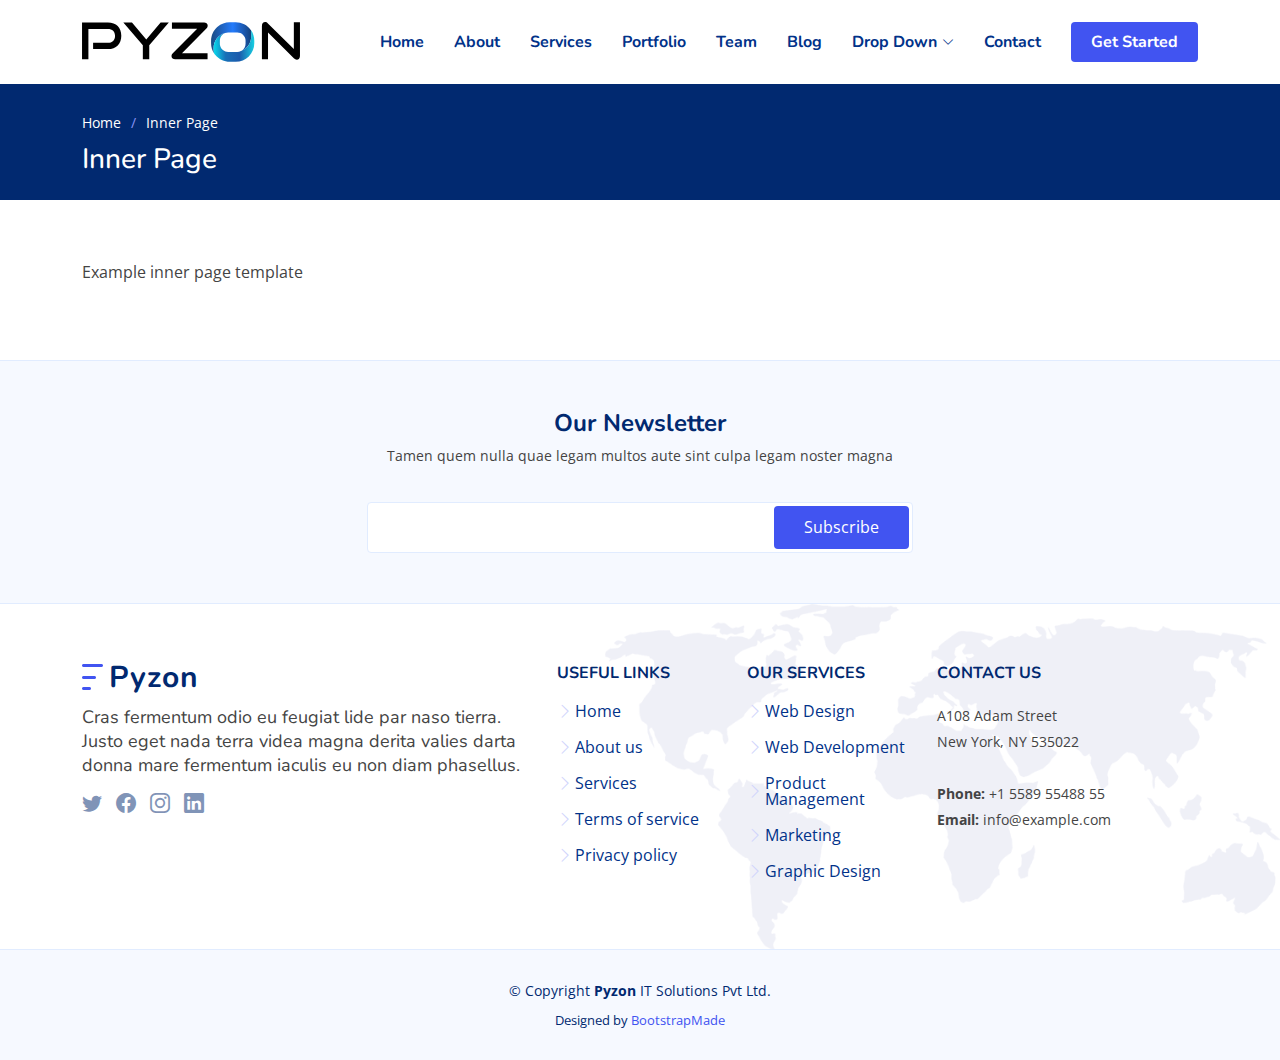
<file: inner-page.html>
<!DOCTYPE html>
<html lang="en">

<head>
  <meta charset="utf-8">
  <meta content="width=device-width, initial-scale=1.0" name="viewport">

  <title>Inner Page - Pyzon Bootstrap Template</title>
  <meta content="" name="description">
  <meta content="" name="keywords">

  <!-- Favicons -->
  <link href="assets/img/favicon.png" rel="icon">
  <link href="assets/img/apple-touch-icon.png" rel="apple-touch-icon">

  <!-- Google Fonts -->
  <link href="https://fonts.googleapis.com/css?family=Open+Sans:300,300i,400,400i,600,600i,700,700i|Nunito:300,300i,400,400i,600,600i,700,700i|Poppins:300,300i,400,400i,500,500i,600,600i,700,700i" rel="stylesheet">

  <!-- Vendor CSS Files -->
  <link href="assets/vendor/aos/aos.css" rel="stylesheet">
  <link href="assets/vendor/bootstrap/css/bootstrap.min.css" rel="stylesheet">
  <link href="assets/vendor/bootstrap-icons/bootstrap-icons.css" rel="stylesheet">
  <link href="assets/vendor/glightbox/css/glightbox.min.css" rel="stylesheet">
  <link href="assets/vendor/remixicon/remixicon.css" rel="stylesheet">
  <link href="assets/vendor/swiper/swiper-bundle.min.css" rel="stylesheet">

  <!-- Template Main CSS File -->
  <link href="assets/css/style.css" rel="stylesheet">

  <!-- =======================================================
  * Template Name: Pyzon
  * Updated: Mar 10 2023 with Bootstrap v5.2.3
  * Template URL: https://bootstrapmade.com/Pyzon-bootstrap-startup-template/
  * Author: BootstrapMade.com
  * License: https://bootstrapmade.com/license/
  ======================================================== -->
</head>

<body>

  <!-- ======= Header ======= -->
  <header id="header" class="header fixed-top">
    <div class="container-fluid container-xl d-flex align-items-center justify-content-between">

      <a href="index.html" class="logo d-flex align-items-center">
        <!-- <img src="assets/img/logo.png" alt="">
        <span>Pyzon</span> -->
        <img src="assets/img/Pyzon-logo.svg" alt="">
      </a>

      <nav id="navbar" class="navbar">
        <ul>
          <li><a class="nav-link scrollto " href="#hero">Home</a></li>
          <li><a class="nav-link scrollto" href="#about">About</a></li>
          <li><a class="nav-link scrollto" href="#services">Services</a></li>
          <li><a class="nav-link scrollto" href="#portfolio">Portfolio</a></li>
          <li><a class="nav-link scrollto" href="#team">Team</a></li>
          <li><a href="blog.html">Blog</a></li>
          <li class="dropdown"><a href="#"><span>Drop Down</span> <i class="bi bi-chevron-down"></i></a>
            <ul>
              <li><a href="#">Drop Down 1</a></li>
              <li class="dropdown"><a href="#"><span>Deep Drop Down</span> <i class="bi bi-chevron-right"></i></a>
                <ul>
                  <li><a href="#">Deep Drop Down 1</a></li>
                  <li><a href="#">Deep Drop Down 2</a></li>
                  <li><a href="#">Deep Drop Down 3</a></li>
                  <li><a href="#">Deep Drop Down 4</a></li>
                  <li><a href="#">Deep Drop Down 5</a></li>
                </ul>
              </li>
              <li><a href="#">Drop Down 2</a></li>
              <li><a href="#">Drop Down 3</a></li>
              <li><a href="#">Drop Down 4</a></li>
            </ul>
          </li>
          <li><a class="nav-link scrollto" href="#contact">Contact</a></li>
          <li><a class="getstarted scrollto" href="#about">Get Started</a></li>
        </ul>
        <i class="bi bi-list mobile-nav-toggle"></i>
      </nav><!-- .navbar -->

    </div>
  </header><!-- End Header -->

  <main id="main">

    <!-- ======= Breadcrumbs ======= -->
    <section class="breadcrumbs">
      <div class="container">

        <ol>
          <li><a href="index.html">Home</a></li>
          <li>Inner Page</li>
        </ol>
        <h2>Inner Page</h2>

      </div>
    </section><!-- End Breadcrumbs -->

    <section class="inner-page">
      <div class="container">
        <p>
          Example inner page template
        </p>
      </div>
    </section>

  </main><!-- End #main -->

  <!-- ======= Footer ======= -->
  <footer id="footer" class="footer">

    <div class="footer-newsletter">
      <div class="container">
        <div class="row justify-content-center">
          <div class="col-lg-12 text-center">
            <h4>Our Newsletter</h4>
            <p>Tamen quem nulla quae legam multos aute sint culpa legam noster magna</p>
          </div>
          <div class="col-lg-6">
            <form action="" method="post">
              <input type="email" name="email"><input type="submit" value="Subscribe">
            </form>
          </div>
        </div>
      </div>
    </div>

    <div class="footer-top">
      <div class="container">
        <div class="row gy-4">
          <div class="col-lg-5 col-md-12 footer-info">
            <a href="index.html" class="logo d-flex align-items-center">
              <img src="assets/img/logo.png" alt="">
              <span>Pyzon</span>
            </a>
            <p>Cras fermentum odio eu feugiat lide par naso tierra. Justo eget nada terra videa magna derita valies darta donna mare fermentum iaculis eu non diam phasellus.</p>
            <div class="social-links mt-3">
              <a href="#" class="twitter"><i class="bi bi-twitter"></i></a>
              <a href="#" class="facebook"><i class="bi bi-facebook"></i></a>
              <a href="#" class="instagram"><i class="bi bi-instagram"></i></a>
              <a href="#" class="linkedin"><i class="bi bi-linkedin"></i></a>
            </div>
          </div>

          <div class="col-lg-2 col-6 footer-links">
            <h4>Useful Links</h4>
            <ul>
              <li><i class="bi bi-chevron-right"></i> <a href="#">Home</a></li>
              <li><i class="bi bi-chevron-right"></i> <a href="#">About us</a></li>
              <li><i class="bi bi-chevron-right"></i> <a href="#">Services</a></li>
              <li><i class="bi bi-chevron-right"></i> <a href="#">Terms of service</a></li>
              <li><i class="bi bi-chevron-right"></i> <a href="#">Privacy policy</a></li>
            </ul>
          </div>

          <div class="col-lg-2 col-6 footer-links">
            <h4>Our Services</h4>
            <ul>
              <li><i class="bi bi-chevron-right"></i> <a href="#">Web Design</a></li>
              <li><i class="bi bi-chevron-right"></i> <a href="#">Web Development</a></li>
              <li><i class="bi bi-chevron-right"></i> <a href="#">Product Management</a></li>
              <li><i class="bi bi-chevron-right"></i> <a href="#">Marketing</a></li>
              <li><i class="bi bi-chevron-right"></i> <a href="#">Graphic Design</a></li>
            </ul>
          </div>

          <div class="col-lg-3 col-md-12 footer-contact text-center text-md-start">
            <h4>Contact Us</h4>
            <p>
              A108 Adam Street <br>
              New York, NY 535022<br><br>
              <strong>Phone:</strong> +1 5589 55488 55<br>
              <strong>Email:</strong> info@example.com<br>
            </p>

          </div>

        </div>
      </div>
    </div>

    <div class="container">
      <!-- <div class="copyright">
        &copy; Copyright <strong><span>Pyzon</span></strong>. All Rights Reserved
      </div> -->
      <div class="copyright">
        &copy; Copyright <strong><span>Pyzon</span></strong
        > IT Solutions Pvt Ltd.
      </div>
      <div class="credits">
        <!-- All the links in the footer should remain intact. -->
        <!-- You can delete the links only if you purchased the pro version. -->
        <!-- Licensing information: https://bootstrapmade.com/license/ -->
        <!-- Purchase the pro version with working PHP/AJAX contact form: https://bootstrapmade.com/Pyzon-bootstrap-startup-template/ -->
        Designed by <a href="https://bootstrapmade.com/">BootstrapMade</a>
      </div>
    </div>
  </footer><!-- End Footer -->

  <a href="#" class="back-to-top d-flex align-items-center justify-content-center"><i class="bi bi-arrow-up-short"></i></a>

  <!-- Vendor JS Files -->
  <script src="assets/vendor/purecounter/purecounter_vanilla.js"></script>
  <script src="assets/vendor/aos/aos.js"></script>
  <script src="assets/vendor/bootstrap/js/bootstrap.bundle.min.js"></script>
  <script src="assets/vendor/glightbox/js/glightbox.min.js"></script>
  <script src="assets/vendor/isotope-layout/isotope.pkgd.min.js"></script>
  <script src="assets/vendor/swiper/swiper-bundle.min.js"></script>
  <script src="assets/vendor/php-email-form/validate.js"></script>

  <!-- Template Main JS File -->
  <script src="assets/js/main.js"></script>

</body>

</html>
</file>
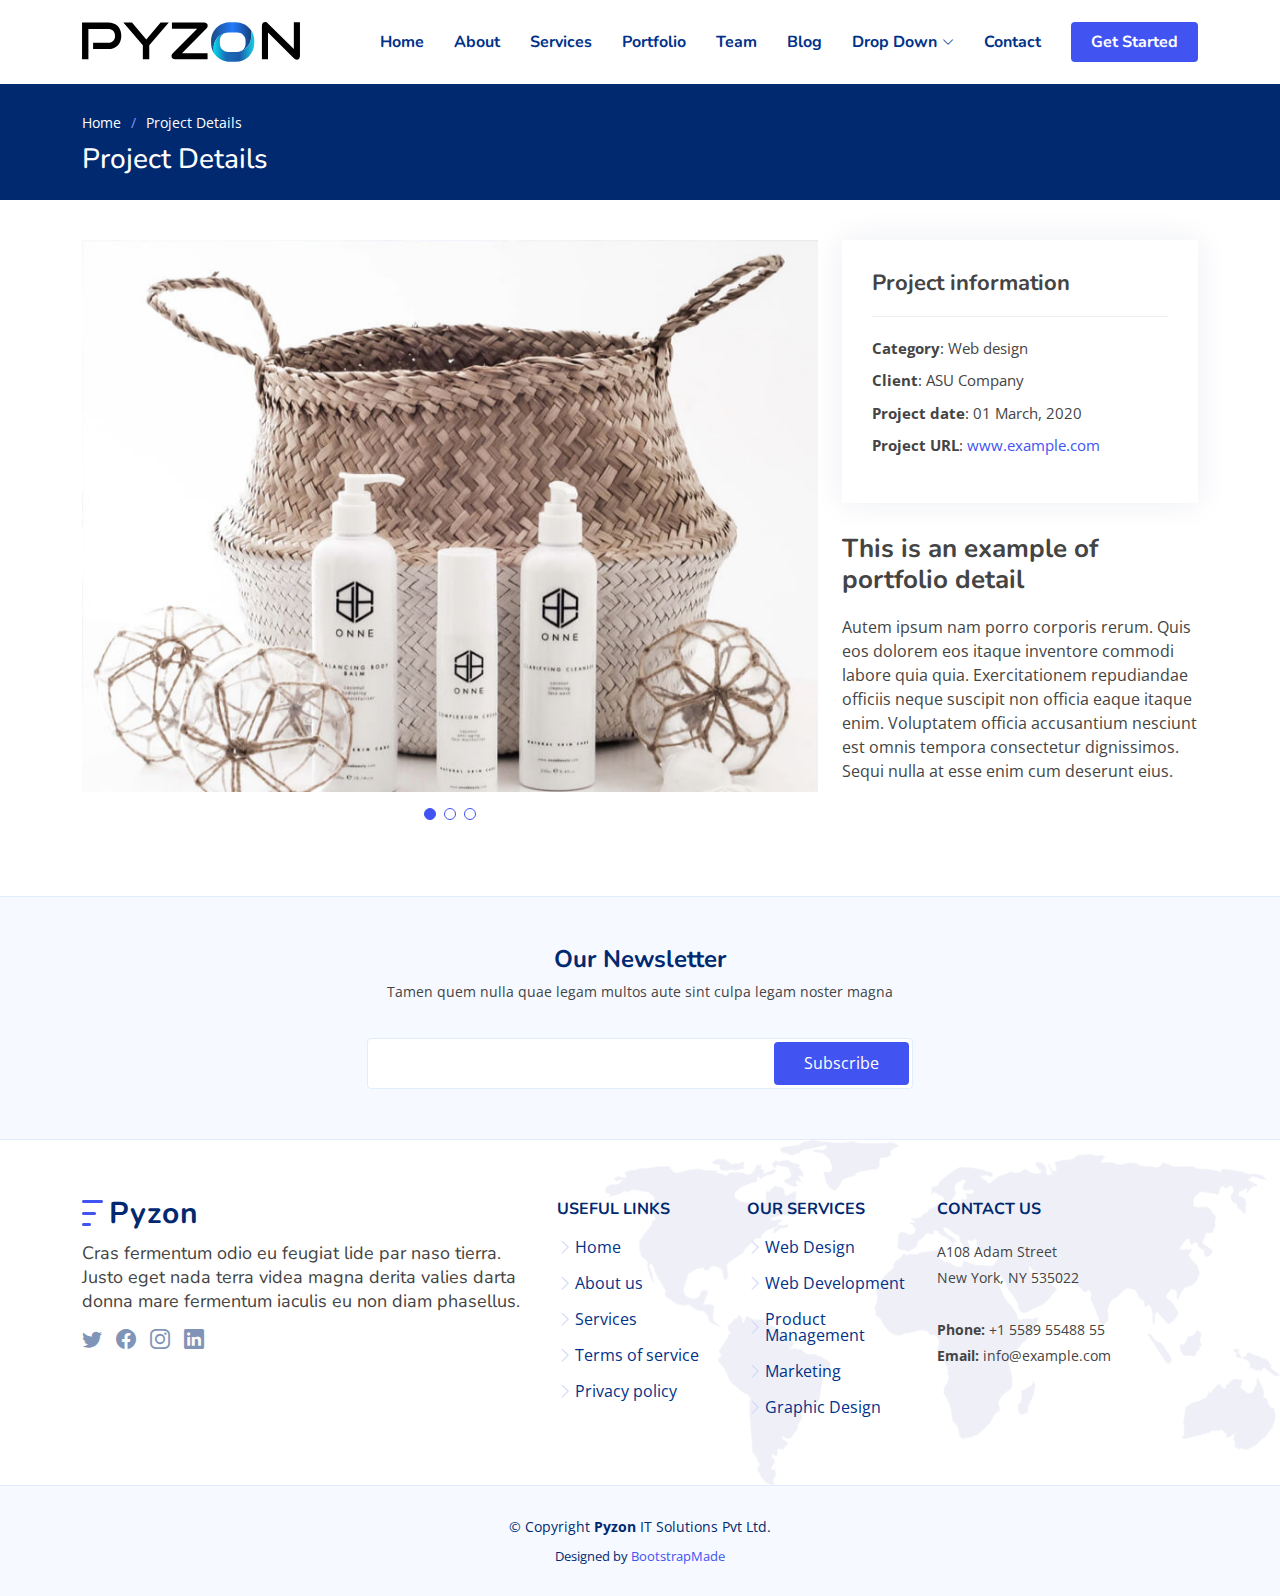
<file: portfolio-details.html>
<!DOCTYPE html>
<html lang="en">

<head>
  <meta charset="utf-8">
  <meta content="width=device-width, initial-scale=1.0" name="viewport">

  <title>Portfolio Details - Pyzon Bootstrap Template</title>
  <meta content="" name="description">
  <meta content="" name="keywords">

  <!-- Favicons -->
  <link href="assets/img/favicon.png" rel="icon">
  <link href="assets/img/apple-touch-icon.png" rel="apple-touch-icon">

  <!-- Google Fonts -->
  <link href="https://fonts.googleapis.com/css?family=Open+Sans:300,300i,400,400i,600,600i,700,700i|Nunito:300,300i,400,400i,600,600i,700,700i|Poppins:300,300i,400,400i,500,500i,600,600i,700,700i" rel="stylesheet">

  <!-- Vendor CSS Files -->
  <link href="assets/vendor/aos/aos.css" rel="stylesheet">
  <link href="assets/vendor/bootstrap/css/bootstrap.min.css" rel="stylesheet">
  <link href="assets/vendor/bootstrap-icons/bootstrap-icons.css" rel="stylesheet">
  <link href="assets/vendor/glightbox/css/glightbox.min.css" rel="stylesheet">
  <link href="assets/vendor/remixicon/remixicon.css" rel="stylesheet">
  <link href="assets/vendor/swiper/swiper-bundle.min.css" rel="stylesheet">

  <!-- Template Main CSS File -->
  <link href="assets/css/style.css" rel="stylesheet">

  <!-- =======================================================
  * Template Name: Pyzon
  * Updated: Mar 10 2023 with Bootstrap v5.2.3
  * Template URL: https://bootstrapmade.com/Pyzon-bootstrap-startup-template/
  * Author: BootstrapMade.com
  * License: https://bootstrapmade.com/license/
  ======================================================== -->
</head>

<body>

  <!-- ======= Header ======= -->
  <header id="header" class="header fixed-top">
    <div class="container-fluid container-xl d-flex align-items-center justify-content-between">

      <a href="index.html" class="logo d-flex align-items-center">
        <!-- <img src="assets/img/logo.png" alt="">
        <span>Pyzon</span> -->
        <img src="assets/img/Pyzon-logo.svg" alt="">

      </a>

      <nav id="navbar" class="navbar">
        <ul>
          <li><a class="nav-link scrollto " href="#hero">Home</a></li>
          <li><a class="nav-link scrollto" href="#about">About</a></li>
          <li><a class="nav-link scrollto" href="#services">Services</a></li>
          <li><a class="nav-link scrollto" href="#portfolio">Portfolio</a></li>
          <li><a class="nav-link scrollto" href="#team">Team</a></li>
          <li><a href="blog.html">Blog</a></li>
          <li class="dropdown"><a href="#"><span>Drop Down</span> <i class="bi bi-chevron-down"></i></a>
            <ul>
              <li><a href="#">Drop Down 1</a></li>
              <li class="dropdown"><a href="#"><span>Deep Drop Down</span> <i class="bi bi-chevron-right"></i></a>
                <ul>
                  <li><a href="#">Deep Drop Down 1</a></li>
                  <li><a href="#">Deep Drop Down 2</a></li>
                  <li><a href="#">Deep Drop Down 3</a></li>
                  <li><a href="#">Deep Drop Down 4</a></li>
                  <li><a href="#">Deep Drop Down 5</a></li>
                </ul>
              </li>
              <li><a href="#">Drop Down 2</a></li>
              <li><a href="#">Drop Down 3</a></li>
              <li><a href="#">Drop Down 4</a></li>
            </ul>
          </li>
          <li><a class="nav-link scrollto" href="#contact">Contact</a></li>
          <li><a class="getstarted scrollto" href="#about">Get Started</a></li>
        </ul>
        <i class="bi bi-list mobile-nav-toggle"></i>
      </nav><!-- .navbar -->

    </div>
  </header><!-- End Header -->

  <main id="main">

    <!-- ======= Breadcrumbs ======= -->
    <section class="breadcrumbs">
      <div class="container">

        <ol>
          <li><a href="index.html">Home</a></li>
          <li>Project Details</li>
        </ol>
        <h2>Project Details</h2>

      </div>
    </section><!-- End Breadcrumbs -->

    <!-- ======= Portfolio Details Section ======= -->
    <section id="portfolio-details" class="portfolio-details">
      <div class="container">

        <div class="row gy-4">

          <div class="col-lg-8">
            <div class="portfolio-details-slider swiper">
              <div class="swiper-wrapper align-items-center">

                <div class="swiper-slide">
                  <img src="assets/img/portfolio/portfolio-1.jpg" alt="">
                </div>

                <div class="swiper-slide">
                  <img src="assets/img/portfolio/portfolio-2.jpg" alt="">
                </div>

                <div class="swiper-slide">
                  <img src="assets/img/portfolio/portfolio-3.jpg" alt="">
                </div>

              </div>
              <div class="swiper-pagination"></div>
            </div>
          </div>

          <div class="col-lg-4">
            <div class="portfolio-info">
              <h3>Project information</h3>
              <ul>
                <li><strong>Category</strong>: Web design</li>
                <li><strong>Client</strong>: ASU Company</li>
                <li><strong>Project date</strong>: 01 March, 2020</li>
                <li><strong>Project URL</strong>: <a href="#">www.example.com</a></li>
              </ul>
            </div>
            <div class="portfolio-description">
              <h2>This is an example of portfolio detail</h2>
              <p>
                Autem ipsum nam porro corporis rerum. Quis eos dolorem eos itaque inventore commodi labore quia quia. Exercitationem repudiandae officiis neque suscipit non officia eaque itaque enim. Voluptatem officia accusantium nesciunt est omnis tempora consectetur dignissimos. Sequi nulla at esse enim cum deserunt eius.
              </p>
            </div>
          </div>

        </div>

      </div>
    </section><!-- End Portfolio Details Section -->

  </main><!-- End #main -->

  <!-- ======= Footer ======= -->
  <footer id="footer" class="footer">
    <div class="footer-newsletter">
      <div class="container">
        <div class="row justify-content-center">
          <div class="col-lg-12 text-center">
            <h4>Our Newsletter</h4>
            <p>Tamen quem nulla quae legam multos aute sint culpa legam noster magna</p>
          </div>
          <div class="col-lg-6">
            <form action="" method="post">
              <input type="email" name="email"><input type="submit" value="Subscribe">
            </form>
          </div>
        </div>
      </div>
    </div>

    <div class="footer-top">
      <div class="container">
        <div class="row gy-4">
          <div class="col-lg-5 col-md-12 footer-info">
            <a href="index.html" class="logo d-flex align-items-center">
              <img src="assets/img/logo.png" alt="">
              <span>Pyzon</span>
            </a>
            <p>Cras fermentum odio eu feugiat lide par naso tierra. Justo eget nada terra videa magna derita valies darta donna mare fermentum iaculis eu non diam phasellus.</p>
            <div class="social-links mt-3">
              <a href="#" class="twitter"><i class="bi bi-twitter"></i></a>
              <a href="#" class="facebook"><i class="bi bi-facebook"></i></a>
              <a href="#" class="instagram"><i class="bi bi-instagram"></i></a>
              <a href="#" class="linkedin"><i class="bi bi-linkedin"></i></a>
            </div>
          </div>

          <div class="col-lg-2 col-6 footer-links">
            <h4>Useful Links</h4>
            <ul>
              <li><i class="bi bi-chevron-right"></i> <a href="#">Home</a></li>
              <li><i class="bi bi-chevron-right"></i> <a href="#">About us</a></li>
              <li><i class="bi bi-chevron-right"></i> <a href="#">Services</a></li>
              <li><i class="bi bi-chevron-right"></i> <a href="#">Terms of service</a></li>
              <li><i class="bi bi-chevron-right"></i> <a href="#">Privacy policy</a></li>
            </ul>
          </div>

          <div class="col-lg-2 col-6 footer-links">
            <h4>Our Services</h4>
            <ul>
              <li><i class="bi bi-chevron-right"></i> <a href="#">Web Design</a></li>
              <li><i class="bi bi-chevron-right"></i> <a href="#">Web Development</a></li>
              <li><i class="bi bi-chevron-right"></i> <a href="#">Product Management</a></li>
              <li><i class="bi bi-chevron-right"></i> <a href="#">Marketing</a></li>
              <li><i class="bi bi-chevron-right"></i> <a href="#">Graphic Design</a></li>
            </ul>
          </div>

          <div class="col-lg-3 col-md-12 footer-contact text-center text-md-start">
            <h4>Contact Us</h4>
            <p>
              A108 Adam Street <br>
              New York, NY 535022<br><br>
              <strong>Phone:</strong> +1 5589 55488 55<br>
              <strong>Email:</strong> info@example.com<br>
            </p>

          </div>

        </div>
      </div>
    </div>

    <div class="container">
      <!-- <div class="copyright">
        &copy; Copyright <strong><span>Pyzon</span></strong>. All Rights Reserved
      </div> -->
      <div class="copyright">
        &copy; Copyright <strong><span>Pyzon</span></strong
        > IT Solutions Pvt Ltd.
      </div>
      <div class="credits">
        <!-- All the links in the footer should remain intact. -->
        <!-- You can delete the links only if you purchased the pro version. -->
        <!-- Licensing information: https://bootstrapmade.com/license/ -->
        <!-- Purchase the pro version with working PHP/AJAX contact form: https://bootstrapmade.com/Pyzon-bootstrap-startup-template/ -->
        Designed by <a href="https://bootstrapmade.com/">BootstrapMade</a>
      </div>
    </div>
  </footer><!-- End Footer -->

  <a href="https://wa.me/" class="back-to-top d-flex align-items-center justify-content-center"><i class="bi bi-arrow-up-short"></i></a>

  <!-- Vendor JS Files -->
  <script src="assets/vendor/purecounter/purecounter_vanilla.js"></script>
  <script src="assets/vendor/aos/aos.js"></script>
  <script src="assets/vendor/bootstrap/js/bootstrap.bundle.min.js"></script>
  <script src="assets/vendor/glightbox/js/glightbox.min.js"></script>
  <script src="assets/vendor/isotope-layout/isotope.pkgd.min.js"></script>
  <script src="assets/vendor/swiper/swiper-bundle.min.js"></script>
  <script src="assets/vendor/php-email-form/validate.js"></script>

  <!-- Template Main JS File -->
  <script src="assets/js/main.js"></script>

</body>

</html>
</file>
<file: assets/css/style.css>
:root {
  scroll-behavior: smooth;
}

body {
  font-family: "Open Sans", sans-serif;
  color: #444444;
  font-size: 16px;
  -webkit-user-select: none; 
  -moz-user-select: none;   
  -ms-user-select: none;    
  user-select: none; 
}

a {
  color: #4154f1;
  text-decoration: none;
}

a:hover {
  color: #717ff5;
  text-decoration: none;
}

h1,
h2,
h3,
h4,
h5,
h6 {
  font-family: "Nunito", sans-serif;
}

/*--------------------------------------------------------------
# Sections
--------------------------------------------------------------*/
section {
  padding: 60px 0;
  overflow: hidden;
}

.section-header {
  text-align: center;
  padding-bottom: 40px;
}

.section-header h2 {
  font-size: 13px;
  letter-spacing: 1px;
  font-weight: 700;
  margin: 0;
  color: #4154f1;
  text-transform: uppercase;
}

.section-header p {
  margin: 10px 0 0 0;
  padding: 0;
  font-size: 38px;
  line-height: 42px;
  font-weight: 700;
  color: #012970;
}

.custom-dropdown {
  color: rgb(140, 134, 134);
  font-weight: 400;
  background-image: url('data:image/svg+xml;utf8,<svg fill="rgb(140, 134, 134)" stroke="currentColor" stroke-width="2" viewBox="0 0 24 24" xmlns="http://www.w3.org/2000/svg" height="12" width="12"><path d="M19 9l-7 7-7-7"></path></svg>');
  background-repeat: no-repeat;
  background-position-x: calc(100% - 12px);
  background-position-y: center;
  border-radius: 0;
}

@media (max-width: 768px) {
  .section-header p {
    font-size: 28px;
    line-height: 32px;
  }
  #all-service{
    padding-top: 0;
  }
  .features .feture-tabs {
    margin-top: 3rem !important;
}
.nav{
  display: grid;
  grid-template-columns: auto auto ;
}
}

/*--------------------------------------------------------------
# Breadcrumbs
--------------------------------------------------------------*/
.breadcrumbs {
  padding: 15px 0;
  background: #012970;
  min-height: 40px;
  margin-top: 82px;
  color: #fff;
  padding-top: 30px;
}

@media (max-width: 992px) {
  .breadcrumbs {
    margin-top: 57px;
  }
}

.breadcrumbs h2 {
  font-size: 28px;
  font-weight: 500;
}

.breadcrumbs ol {
  display: flex;
  flex-wrap: wrap;
  list-style: none;
  padding: 0 0 10px 0;
  margin: 0;
  font-size: 14px;
}

.breadcrumbs ol a {
  color: #fff;
  transition: 0.3s;
}

.breadcrumbs ol a:hover {
  text-decoration: underline;
}

.breadcrumbs ol li+li {
  padding-left: 10px;
}

.breadcrumbs ol li+li::before {
  display: inline-block;
  padding-right: 10px;
  color: #8894f6;
  content: "/";
}

/*--------------------------------------------------------------
# Back to top button
--------------------------------------------------------------*/
.back-to-top {
  position: fixed;
  visibility: hidden;
  opacity: 0;
  right: 15px;
  bottom: 15px;
  z-index: 99999;
  background: #08da4e;
  width: 40px;
  height: 40px;
  border-radius: 4px;
  transition: all 0.4s;
}
.back-to-call{
  position: fixed;
  visibility: hidden;
  opacity: 0;
  left: 15px !important;
  bottom: 15px;
  z-index: 99999;
  background: #4154f1;
  width: 40px;
  height: 40px;
  border-radius: 4px;
  transition: all 0.4s;
}
.back-to-top i,.back-to-call i {
  font-size: 24px;
  color: #fff;
  line-height: 0;
}

.back-to-top:hover {
  background: #18d26e;
  color: #fff;
}
.back-to-call.active{
  visibility: visible;
  opacity: 1;
}
.back-to-top.active {
  visibility: visible;
  opacity: 1;
}

/*--------------------------------------------------------------
# Disable aos animation delay on mobile devices
--------------------------------------------------------------*/
@media screen and (max-width: 768px) {
  [data-aos-delay] {
    transition-delay: 0 !important;
  }
}

/*--------------------------------------------------------------
# Header
--------------------------------------------------------------*/
.header {
  transition: all 0.5s;
  z-index: 997;
  padding: 20px 0;
  background: #fff;
}

.header.header-scrolled {
  background: #fff;
  padding: 15px 0;
  box-shadow: 0px 2px 20px rgba(1, 41, 112, 0.1);
}

.header .logo {
  line-height: 0;
}

.header .logo img {
  max-height: 40px;
  margin-right: 6px;
}

.header .logo span {
  font-size: 30px;
  font-weight: 700;
  letter-spacing: 1px;
  color: #012970;
  font-family: "Nunito", sans-serif;
  margin-top: 3px;
}

/*--------------------------------------------------------------
# Navigation Menu
--------------------------------------------------------------*/
/**
* Desktop Navigation 
*/
.navbar {
  padding: 0;
}

.navbar ul {
  margin: 0;
  padding: 0;
  display: flex;
  list-style: none;
  align-items: center;
}

.navbar li {
  position: relative;
}

.navbar a,
.navbar a:focus {
  display: flex;
  align-items: center;
  justify-content: space-between;
  padding: 10px 0 10px 30px;
  font-family: "Nunito", sans-serif;
  font-size: 16px;
  font-weight: 700;
  color: #013289;
  white-space: nowrap;
  transition: 0.3s;
}

.navbar a i,
.navbar a:focus i {
  font-size: 12px;
  line-height: 0;
  margin-left: 5px;
}

.navbar a:hover,
.navbar .active,
.navbar .active:focus,
.navbar li:hover>a {
  color: #4154f1;
}

.navbar .getstarted,
.navbar .getstarted:focus {
  background: #4154f1;
  padding: 8px 20px;
  margin-left: 30px;
  border-radius: 4px;
  color: #fff;
}

.navbar .getstarted:hover,
.navbar .getstarted:focus:hover {
  color: #fff;
  background: #5969f3;
}

.navbar .dropdown ul {
  display: block;
  position: absolute;
  left: 14px;
  top: calc(100% + 30px);
  margin: 0;
  padding: 10px 0;
  z-index: 99;
  opacity: 0;
  visibility: hidden;
  background: #fff;
  box-shadow: 0px 0px 30px rgba(127, 137, 161, 0.25);
  transition: 0.3s;
  border-radius: 4px;
}

.navbar .dropdown ul li {
  min-width: 200px;
}

.navbar .dropdown ul a {
  padding: 10px 20px;
  font-size: 15px;
  text-transform: none;
  font-weight: 600;
}

.navbar .dropdown ul a i {
  font-size: 12px;
}

.navbar .dropdown ul a:hover,
.navbar .dropdown ul .active:hover,
.navbar .dropdown ul li:hover>a {
  color: #4154f1;
}

.navbar .dropdown:hover>ul {
  opacity: 1;
  top: 100%;
  visibility: visible;
}

.navbar .dropdown .dropdown ul {
  top: 0;
  left: calc(100% - 30px);
  visibility: hidden;
}

.navbar .dropdown .dropdown:hover>ul {
  opacity: 1;
  top: 0;
  left: 100%;
  visibility: visible;
}

@media (max-width: 1366px) {
  .navbar .dropdown .dropdown ul {
    left: -90%;
  }

  .navbar .dropdown .dropdown:hover>ul {
    left: -100%;
  }
}

/**
* Mobile Navigation 
*/
.mobile-nav-toggle {
  color: #012970;
  font-size: 28px;
  cursor: pointer;
  display: none;
  line-height: 0;
  transition: 0.5s;
}

.mobile-nav-toggle.bi-x {
  color: #fff;
}

@media (max-width: 991px) {
  .mobile-nav-toggle {
    display: block;
  }

  .navbar ul {
    display: none;
  }
}

.navbar-mobile {
  position: fixed;
  overflow: hidden;
  top: 0;
  right: 0;
  left: 0;
  bottom: 0;
  background: rgba(1, 22, 61, 0.9);
  transition: 0.3s;
}

.navbar-mobile .mobile-nav-toggle {
  position: absolute;
  top: 15px;
  right: 15px;
}

.navbar-mobile ul {
  display: block;
  position: absolute;
  top: 55px;
  right: 15px;
  bottom: 15px;
  left: 15px;
  padding: 10px 0;
  border-radius: 10px;
  background-color: #fff;
  overflow-y: auto;
  transition: 0.3s;
}

.navbar-mobile a,
.navbar-mobile a:focus {
  padding: 10px 20px;
  font-size: 15px;
  color: #012970;
}

.navbar-mobile a:hover,
.navbar-mobile .active,
.navbar-mobile li:hover>a {
  color: #4154f1;
}

.navbar-mobile .getstarted,
.navbar-mobile .getstarted:focus {
  margin: 15px;
}

.navbar-mobile .dropdown ul {
  position: static;
  display: none;
  margin: 10px 20px;
  padding: 10px 0;
  z-index: 99;
  opacity: 1;
  visibility: visible;
  background: #fff;
  box-shadow: 0px 0px 30px rgba(127, 137, 161, 0.25);
}

.navbar-mobile .dropdown ul li {
  min-width: 200px;
}

.navbar-mobile .dropdown ul a {
  padding: 10px 20px;
}

.navbar-mobile .dropdown ul a i {
  font-size: 12px;
}

.navbar-mobile .dropdown ul a:hover,
.navbar-mobile .dropdown ul .active:hover,
.navbar-mobile .dropdown ul li:hover>a {
  color: #4154f1;
}

.navbar-mobile .dropdown>.dropdown-active {
  display: block;
}

/*--------------------------------------------------------------
# Hero Section
--------------------------------------------------------------*/
.hero {
  width: 100%;
  height: 100vh;
  background: url(../img/hero-bg.png) top center no-repeat;
  background-size: cover;
}

.hero h1 {
  margin: 0;
  font-size: 48px;
  font-weight: 700;
  color: #012970;
}

.hero h2 {
  color: #444444;
  margin: 15px 0 0 0;
  font-size: 26px;
}

.hero .btn-get-started {
  margin-top: 30px;
  line-height: 0;
  padding: 15px 40px;
  border-radius: 4px;
  transition: 0.5s;
  color: #fff;
  background: #4154f1;
  box-shadow: 0px 5px 30px rgba(65, 84, 241, 0.4);
}

.hero .btn-get-started span {
  font-family: "Nunito", sans-serif;
  font-weight: 600;
  font-size: 16px;
  letter-spacing: 1px;
}

.hero .btn-get-started i {
  margin-left: 5px;
  font-size: 18px;
  transition: 0.3s;
}

.hero .btn-get-started:hover i {
  transform: translateX(5px);
}

.hero .btn-get-proposal {
  margin-top: 30px;
  line-height: 0;
  padding: 15px 34px;
  border-radius: 4px;
  transition: 0.5s;
  color: #4154f1;
  background: #fff;
  box-shadow: 0px 5px 30px rgba(65, 84, 241, 0.4);
  /* margin-left: 2%; */
}

.hero .btn-get-proposal span {
  font-family: "Nunito", sans-serif;
  font-weight: 600;
  font-size: 16px;
  letter-spacing: 1px;
}

.hero .btn-get-proposal i {
  margin-left: 5px;
  font-size: 18px;
  transition: 0.3s;
}

.hero .btn-get-proposal:hover i {
  transform: translateX(5px);
}

.hero .hero-img {
  text-align: right;
}

@media (min-width: 1024px) {
  .hero {
    background-attachment: fixed;
  }
}

@media (max-width: 991px) {
  .hero {
    height: auto;
    padding: 120px 0 60px 0;
  }

  .hero .hero-img {
    text-align: center;
    margin-top: 80px;
  }

  .hero .hero-img img {
    width: 80%;
  }
}

@media (max-width: 768px) {
  .hero {
    text-align: center;
  }

  .hero h1 {
    font-size: 32px;
  }

  .hero h2 {
    font-size: 24px;
  }

  .hero .hero-img img {
    width: 100%;
  }
}

/*--------------------------------------------------------------
# Index Page
--------------------------------------------------------------*/
/*--------------------------------------------------------------
# About
--------------------------------------------------------------*/
.about .content {
  background-color: #f6f9ff;
  padding: 40px;
}

.about h3 {
  font-size: 18px;
  font-weight: 700;
  color: #4154f1;
  text-transform: uppercase;
}

.about h2 {
  font-size: 24px;
  font-weight: 700;
  color: #012970;
}

.about p {
  margin: 15px 0 30px 0;
  line-height: 24px;
  font-size: 18px;
  font-weight: 600;
}

.about .btn-read-more {
  line-height: 0;
  padding: 15px 20px;
  border-radius: 4px;
  transition: 0.5s;
  color: #fff;
  background: #4154f1;
  box-shadow: 0px 5px 25px rgba(65, 84, 241, 0.3);
  border: 1px solid transparent;
}

.about .btn-read-more span {
  font-family: "Nunito", sans-serif;
  font-weight: 600;
  font-size: 16px;
  letter-spacing: 1px;
}

.about .btn-read-more i {
  margin-left: 5px;
  font-size: 18px;
  transition: 0.3s;
}

.about .btn-read-more:hover i {
  transform: translateX(5px);
}

/*--------------------------------------------------------------
# Values
--------------------------------------------------------------*/
.values .box {
  padding: 30px;
  box-shadow: 0px 0 5px rgba(1, 41, 112, 0.08);
  text-align: center;
  transition: 0.3s;
  height: 100%;
}

.values .box img {
  padding: 30px 50px;
  transition: 0.5s;
  transform: scale(1.1);
}

.values .box h3 {
  font-size: 24px;
  color: #012970;
  font-weight: 700;
  margin-bottom: 18px;
}

.values .box:hover {
  box-shadow: 0px 0 30px rgba(1, 41, 112, 0.08);
}

.values .box:hover img {
  transform: scale(1);
}

/*--------------------------------------------------------------
# Counts
--------------------------------------------------------------*/
.counts {
  padding: 70px 0 60px;
}

.counts .count-box {
  display: flex;
  align-items: center;
  padding: 30px;
  width: 100%;
  background: #fff;
  box-shadow: 0px 0 30px rgba(1, 41, 112, 0.08);
}

.counts .count-box i {
  font-size: 42px;
  line-height: 0;
  margin-right: 20px;
  color: #4154f1;
}

.counts .count-box span {
  font-size: 36px;
  display: block;
  font-weight: 600;
  color: #0b198f;
}

.counts .count-box p {
  padding: 0;
  margin: 0;
  font-family: "Nunito", sans-serif;
  font-size: 20px;
  font-weight: 500;
}

/*--------------------------------------------------------------
# Features
--------------------------------------------------------------*/
.features .feature-box {
  padding: 24px 20px;
  box-shadow: 0px 0 30px rgba(1, 41, 112, 0.08);
  transition: 0.3s;
  height: 100%;
}

.features .feature-box h3 {
  font-size: 18px;
  color: #012970;
  font-weight: 700;
  margin: 0;
}

.features .feature-box i {
  line-height: 0;
  background: #ecf3ff;
  padding: 4px;
  margin-right: 10px;
  font-size: 24px;
  border-radius: 3px;
  transition: 0.3s;
}

/* .features .feature-box:hover i {
  background: #4154f1;
  color: #fff;
} */

.features .feture-tabs {
  margin-top: 120px;
}

.features .feture-tabs h3 {
  color: #012970;
  font-weight: 700;
  font-size: 32px;
  margin-bottom: 10px;
}

@media (max-width: 768px) {
  .features .feture-tabs h3 {
    font-size: 28px;
  }
}

.features .feture-tabs .nav-pills {
  border-bottom: 1px solid #eee;
  padding: 2px;
}

.features .feture-tabs .nav-link {
  background: none;
  text-transform: uppercase;
  font-size: 15px;
  font-weight: 600;
  color: #012970;
  border-radius: 30%;
  padding: 12px;
  margin-right: 25px;
  margin-bottom: -2px;
  border-radius: 0;
}

.features .feture-tabs .nav-link.active {
  color: #10185f;
  border-radius: 20rem;
  font-weight: bold;
  border: 3px solid #4154f1;
  box-shadow: rgba(0, 0, 0, 0.24) 0px 3px 8px;
  /* border-bottom: 3px solid #4154f1; */
}

.features .feture-tabs .tab-content h4 {
  font-size: 24px;
  margin: 0;
  font-weight: 700;
  color: #012970;
}

.features .feture-tabs .tab-content {
  font-size: 19px;
  margin: 0;
  font-weight: 500;
}

.features .feture-tabs .tab-content i {
  font-size: 24px;
  line-height: 0;
  margin-right: 8px;
  color: #4154f1;
}

.features .feature-icons {
  margin-top: 120px;
}

.features .feature-icons h3 {
  color: #012970;
  font-weight: 700;
  font-size: 32px;
  margin-bottom: 20px;
  text-align: center;
}

@media (max-width: 768px) {
  .features .feature-icons h3 {
    font-size: 28px;
  }
}

.features .feature-icons .content .icon-box {
  display: flex;
}

.features .feature-icons .content .icon-box h4 {
  font-size: 20px;
  font-weight: 700;
  margin: 0 0 10px 0;
  color: #012970;
}

.features .feature-icons .content .icon-box i {
  font-size: 44px;
  line-height: 44px;
  color: #0245bc;
  margin-right: 15px;
}

.features .feature-icons .content .icon-box p {
  font-size: 15px;
  color: #848484;
}

/*--------------------------------------------------------------
# Services
--------------------------------------------------------------*/
.services .service-box {
  box-shadow: 0px 0 30px rgba(1, 41, 112, 0.08);
  height: 100%;
  padding: 60px 30px;
  text-align: center;
  transition: 0.3s;
  border-radius: 5px;
  position: relative;
  padding-bottom: 4rem;
}

.services .service-box .icon {
  font-size: 36px;
  padding: 40px 20px;
  border-radius: 4px;
  position: relative;
  margin-bottom: 25px;
  display: inline-block;
  line-height: 0;
  transition: 0.3s;
}

.services .service-box h3 {
  color: #444444;
  font-weight: 700;
}

.services .service-box p {
  color: #444444;
  font-weight: 500;
  font-size: 18px;
}

.services .service-box .read-more {
  display: inline-flex;
  align-items: center;
  justify-content: center;
  font-weight: 600;
  font-size: 20px;
  padding: 8px 20px;
  position: absolute;
  bottom: 1.5rem;
  left: 50%;
  transform: translateX(-50%);
}

.services .service-box .read-more i {
  line-height: 0;
  margin-left: 5px;
  font-size: 18px;
}

.services .service-box.blue {
  border-bottom: 3px solid #2db6fa;
}

.services .service-box.blue .icon {
  color: #2db6fa;
  background: #dbf3fe;
}

.services .service-box.blue .read-more {
  color: #2db6fa;
}

.services .service-box.blue:hover {
  background: #2db6fa;
}

.services .service-box.orange {
  border-bottom: 3px solid #f68c09;
}

.services .service-box.orange .icon {
  color: #f68c09;
  background: #fde3c4;
}

.services .service-box.orange .read-more {
  color: #f68c09;
}

.services .service-box.orange:hover {
  background: #f68c09;
}

.services .service-box.green {
  border-bottom: 3px solid #08da4e;
}

.services .service-box.green .icon {
  color: #08da4e;
  background: #cffddf;
}

.services .service-box.green .read-more {
  color: #08da4e;
}

.services .service-box.green:hover {
  background: #08da4e;
}

.services .service-box.red {
  border-bottom: 3px solid #e9222c;
}

.services .service-box.red .icon {
  color: #e9222c;
  background: #fef7f8;
}

.services .service-box.red .read-more {
  color: #e9222c;
}

.services .service-box.red:hover {
  background: #e9222c;
}

.services .service-box.purple {
  border-bottom: 3px solid #b50edf;
}

.services .service-box.purple .icon {
  color: #b50edf;
  background: #f8e4fd;
}

.services .service-box.purple .read-more {
  color: #b50edf;
}

.services .service-box.purple:hover {
  background: #b50edf;
}

.services .service-box.pink {
  border-bottom: 3px solid #f51f9c;
}

.services .service-box.pink .icon {
  color: #f51f9c;
  background: #feecf7;
}

.services .service-box.pink .read-more {
  color: #f51f9c;
}

.services .service-box.pink:hover {
  background: #f51f9c;
}

.services .service-box:hover h3,
.services .service-box:hover p,
.services .service-box:hover .read-more {
  color: #fff;
}

.services .service-box:hover .icon {
  background: #fff;
}

/*--------------------------------------------------------------
# Pricing
--------------------------------------------------------------*/
.pricing .box {
  padding: 40px 20px;
  background: #fff;
  text-align: center;
  box-shadow: 0px 0 30px rgba(1, 41, 112, 0.08);
  border-radius: 4px;
  position: relative;
  overflow: hidden;
  transition: 0.3s;
}

.pricing .box:hover {
  transform: scale(1.1);
  box-shadow: 0px 0 30px rgba(1, 41, 112, 0.1);
}

.pricing h3 {
  font-weight: 700;
  font-size: 18px;
  margin-bottom: 15px;
}

.pricing .price {
  font-size: 36px;
  color: #444444;
  font-weight: 600;
  font-family: "Poppins", sans-serif;
}

.pricing .price sup {
  font-size: 20px;
  top: -15px;
  left: -3px;
}

.pricing .price span {
  color: #bababa;
  font-size: 16px;
  font-weight: 300;
}

.pricing img {
  padding: 30px 40px;
}

.pricing ul {
  padding: 0;
  list-style: none;
  color: #444444;
  text-align: center;
  line-height: 26px;
  font-size: 16px;
  margin-bottom: 25px;
}

.pricing ul li {
  padding-bottom: 10px;
}

.pricing ul .na {
  color: #ccc;
  text-decoration: line-through;
}

.pricing .btn-buy {
  display: inline-block;
  padding: 8px 40px 10px 40px;
  border-radius: 50px;
  color: #4154f1;
  transition: none;
  font-size: 16px;
  font-weight: 400;
  font-family: "Nunito", sans-serif;
  font-weight: 600;
  transition: 0.3s;
  border: 1px solid #4154f1;
}

.pricing .btn-buy:hover {
  background: #4154f1;
  color: #fff;
}

.pricing .featured {
  width: 200px;
  position: absolute;
  top: 18px;
  right: -68px;
  transform: rotate(45deg);
  z-index: 1;
  font-size: 14px;
  padding: 1px 0 3px 0;
  background: #4154f1;
  color: #fff;
}

/*--------------------------------------------------------------
# F.A.Q
--------------------------------------------------------------*/
.faq .accordion-collapse {
  border: 0;
}

.faq .accordion-button {
  padding: 15px 15px 20px 0;
  font-weight: 600;
  border: 0;
  font-size: 20px;
  color: #444444;
  text-align: left;
}

.faq .accordion-button:focus {
  box-shadow: none;
}

.faq .accordion-button:not(.collapsed) {
  background: none;
  color: #4154f1;
  border-bottom: 0;
}

.faq .accordion-body {
  padding: 0 0 25px 0;
  font-size: 18px;
  border: 0;
}

/*--------------------------------------------------------------
# Portfolio
--------------------------------------------------------------*/
.portfolio #portfolio-flters {
  padding: 0;
  margin: 0 auto 25px auto;
  list-style: none;
  text-align: center;
  background: white;
  border-radius: 50px;
  padding: 2px 15px;
}

.portfolio #portfolio-flters li {
  cursor: pointer;
  display: inline-block;
  padding: 8px 20px 10px 20px;
  font-size: 15px;
  font-weight: 600;
  line-height: 1;
  color: #444444;
  margin: 0 4px 8px 4px;
  transition: 0.3s;
  border-radius: 50px;
  border: 1px solid #fff;
}

.portfolio #portfolio-flters li:hover,
.portfolio #portfolio-flters li.filter-active {
  color: #4154f1;
  border-color: #4154f1;
}

.portfolio #portfolio-flters li:last-child {
  margin-right: 0;
}

.portfolio .portfolio-wrap {
  transition: 0.3s;
  position: relative;
  overflow: hidden;
  z-index: 1;
  background: rgba(255, 255, 255, 0.75);
}

.portfolio .portfolio-wrap::before {
  content: "";
  background: rgba(255, 255, 255, 0.75);
  position: absolute;
  left: 30px;
  right: 30px;
  top: 30px;
  bottom: 30px;
  transition: all ease-in-out 0.3s;
  z-index: 2;
  opacity: 0;
}

.portfolio .portfolio-wrap img {
  transition: 1s;
}

.portfolio .portfolio-wrap .portfolio-info {
  opacity: 0;
  position: absolute;
  top: 0;
  left: 0;
  right: 0;
  bottom: 0;
  text-align: center;
  z-index: 3;
  transition: all ease-in-out 0.3s;
  display: flex;
  flex-direction: column;
  justify-content: center;
  align-items: center;
}

.portfolio .portfolio-wrap .portfolio-info::before {
  display: block;
  content: "";
  width: 48px;
  height: 48px;
  position: absolute;
  top: 35px;
  left: 35px;
  border-top: 3px solid rgba(1, 41, 112, 0.2);
  border-left: 3px solid rgba(1, 41, 112, 0.2);
  transition: all 0.5s ease 0s;
  z-index: 9994;
}

.portfolio .portfolio-wrap .portfolio-info::after {
  display: block;
  content: "";
  width: 48px;
  height: 48px;
  position: absolute;
  bottom: 35px;
  right: 35px;
  border-bottom: 3px solid rgba(1, 41, 112, 0.2);
  border-right: 3px solid rgba(1, 41, 112, 0.2);
  transition: all 0.5s ease 0s;
  z-index: 9994;
}

.portfolio .portfolio-wrap .portfolio-info h4 {
  font-size: 20px;
  color: #012970;
  font-weight: 700;
}

.portfolio .portfolio-wrap .portfolio-info p {
  color: #012970;
  font-weight: 600;
  font-size: 14px;
  text-transform: uppercase;
  padding: 0;
  margin: 0;
}

.portfolio .portfolio-wrap .portfolio-links {
  text-align: center;
  z-index: 4;
}

.portfolio .portfolio-wrap .portfolio-links a {
  color: #fff;
  background: #4154f1;
  margin: 10px 2px;
  width: 36px;
  height: 36px;
  display: inline-flex;
  align-items: center;
  justify-content: center;
  border-radius: 50%;
  transition: 0.3s;
}

.portfolio .portfolio-wrap .portfolio-links a i {
  font-size: 24px;
  line-height: 0;
}

.portfolio .portfolio-wrap .portfolio-links a:hover {
  background: #5969f3;
}

.portfolio .portfolio-wrap:hover img {
  transform: scale(1.1);
}

.portfolio .portfolio-wrap:hover::before {
  top: 0;
  left: 0;
  right: 0;
  bottom: 0;
  opacity: 1;
}

.portfolio .portfolio-wrap:hover .portfolio-info {
  opacity: 1;
}

.portfolio .portfolio-wrap:hover .portfolio-info::before {
  top: 15px;
  left: 15px;
}

.portfolio .portfolio-wrap:hover .portfolio-info::after {
  bottom: 15px;
  right: 15px;
}

/*--------------------------------------------------------------
# Portfolio Details
--------------------------------------------------------------*/
.portfolio-details {
  padding-top: 40px;
}

.portfolio-details .portfolio-details-slider img {
  width: 100%;
}

.portfolio-details .portfolio-details-slider .swiper-pagination {
  margin-top: 20px;
  position: relative;
}

.portfolio-details .portfolio-details-slider .swiper-pagination .swiper-pagination-bullet {
  width: 12px;
  height: 12px;
  background-color: #fff;
  opacity: 1;
  border: 1px solid #4154f1;
}

.portfolio-details .portfolio-details-slider .swiper-pagination .swiper-pagination-bullet-active {
  background-color: #4154f1;
}

.portfolio-details .portfolio-info {
  padding: 30px;
  box-shadow: 0px 0 30px rgba(1, 41, 112, 0.08);
}

.portfolio-details .portfolio-info h3 {
  font-size: 22px;
  font-weight: 700;
  margin-bottom: 20px;
  padding-bottom: 20px;
  border-bottom: 1px solid #eee;
}

.portfolio-details .portfolio-info ul {
  list-style: none;
  padding: 0;
  font-size: 15px;
}

.portfolio-details .portfolio-info ul li+li {
  margin-top: 10px;
}

.portfolio-details .portfolio-description {
  padding-top: 30px;
}

.portfolio-details .portfolio-description h2 {
  font-size: 26px;
  font-weight: 700;
  margin-bottom: 20px;
}

.portfolio-details .portfolio-description p {
  padding: 0;
}

/*--------------------------------------------------------------
# Testimonials
--------------------------------------------------------------*/
.testimonials .testimonial-item {
  box-sizing: content-box;
  padding: 30px;
  margin: 40px 30px;
  box-shadow: 0px 0 20px rgba(1, 41, 112, 0.1);
  background: #fff;
  min-height: 320px;
  display: flex;
  flex-direction: column;
  text-align: center;
  transition: 0.3s;
}

.testimonials .testimonial-item .stars {
  margin-bottom: 15px;
}

.testimonials .testimonial-item .stars i {
  color: #ffc107;
  margin: 0 1px;
}

.testimonials .testimonial-item .testimonial-img {
  width: 90px;
  /* border-radius: 50%; */
  border: 4px solid #fff;
  margin: 0 auto;
}

.testimonials .testimonial-item h3 {
  font-size: 18px;
  font-weight: bold;
  margin: 10px 0 5px 0;
  color: #111;
}

.testimonials .testimonial-item h4 {
  font-size: 14px;
  color: #999;
  margin: 0;
}

.testimonials .testimonial-item p {
  font-style: italic;
  font-size: 19px;
  margin: 0 auto 15px auto;
}

.testimonials .swiper-pagination {
  margin-top: 20px;
  position: relative;
}

.testimonials .swiper-pagination .swiper-pagination-bullet {
  width: 12px;
  height: 12px;
  background-color: #fff;
  opacity: 1;
  border: 1px solid #4154f1;
}

.testimonials .swiper-pagination .swiper-pagination-bullet-active {
  background-color: #4154f1;
}

.testimonials .swiper-slide {
  opacity: 0.3;
}

@media (max-width: 1199px) {
  .testimonials .swiper-slide-active {
    opacity: 1;
  }

  .testimonials .swiper-pagination {
    margin-top: 0;
  }
}

@media (min-width: 1200px) {
  .testimonials .swiper-slide-next {
    opacity: 1;
    transform: scale(1.12);
  }
}

/*--------------------------------------------------------------
# Team
--------------------------------------------------------------*/
.team {
  background: #fff;
  padding: 60px 0;
}

.team .member {
  overflow: hidden;
  text-align: center;
  border-radius: 5px;
  background: #fff;
  box-shadow: 0px 0 30px rgba(1, 41, 112, 0.08);
  transition: 0.3s;
}

.team .member .member-img {
  position: relative;
  overflow: hidden;
}

.team .member .member-img:after {
  position: absolute;
  content: "";
  left: 0;
  bottom: 0;
  height: 100%;
  width: 100%;
  background: url(../img/team-shape.svg) no-repeat center bottom;
  background-size: contain;
  z-index: 1;
}

.team .member .social {
  position: absolute;
  right: -100%;
  top: 30px;
  opacity: 0;
  border-radius: 4px;
  transition: 0.5s;
  background: rgba(255, 255, 255, 0.3);
  z-index: 2;
}

.team .member .social a {
  transition: color 0.3s;
  color: rgba(1, 41, 112, 0.5);
  margin: 15px 12px;
  display: block;
  line-height: 0;
  text-align: center;
}

.team .member .social a:hover {
  color: rgba(1, 41, 112, 0.8);
}

.team .member .social i {
  font-size: 18px;
}

.team .member .member-info {
  padding: 10px 15px 20px 15px;
}

.team .member .member-info h4 {
  font-weight: 700;
  margin-bottom: 5px;
  font-size: 20px;
  color: #012970;
}

.team .member .member-info span {
  display: block;
  font-size: 14px;
  font-weight: 400;
  color: #aaaaaa;
}

.team .member .member-info p {
  font-style: italic;
  font-size: 14px;
  padding-top: 15px;
  line-height: 26px;
  color: #5e5e5e;
}

.team .member:hover {
  transform: scale(1.08);
  box-shadow: 0px 0 30px rgba(1, 41, 112, 0.1);
}

.team .member:hover .social {
  right: 8px;
  opacity: 1;
}

/*--------------------------------------------------------------
# Clients
--------------------------------------------------------------*/
.clients .clients-slider .swiper-slide img {
  opacity: 0.5;
  transition: 0.3s;
  width: 80%;
}

.clients .clients-slider .swiper-slide img:hover {
  opacity: 1;
}

.clients .clients-slider .swiper-pagination {
  margin-top: 20px;
  position: relative;
}

.clients .clients-slider .swiper-pagination .swiper-pagination-bullet {
  width: 12px;
  height: 12px;
  background-color: #fff;
  opacity: 1;
  border: 1px solid #4154f1;
}

.clients .clients-slider .swiper-pagination .swiper-pagination-bullet-active {
  background-color: #4154f1;
}

/*--------------------------------------------------------------
# Recent Blog Posts
--------------------------------------------------------------*/
.recent-blog-posts .post-box {
  box-shadow: 0px 0 30px rgba(1, 41, 112, 0.08);
  transition: 0.3s;
  height: 100%;
  overflow: hidden;
  padding: 30px;
  border-radius: 8px;
  position: relative;
  display: flex;
  flex-direction: column;
}

.recent-blog-posts .post-box .post-img {
  overflow: hidden;
  margin: -30px -30px 15px -30px;
  position: relative;
}

.recent-blog-posts .post-box .post-img img {
  transition: 0.5s;
}

.recent-blog-posts .post-box .post-date {
  font-size: 16px;
  font-weight: 600;
  color: rgba(1, 41, 112, 0.6);
  display: block;
  margin-bottom: 10px;
}

.recent-blog-posts .post-box .post-title {
  font-size: 24px;
  color: #012970;
  font-weight: 700;
  margin-bottom: 18px;
  position: relative;
  transition: 0.3s;
}

.recent-blog-posts .post-box .readmore {
  display: flex;
  align-items: center;
  font-weight: 600;
  line-height: 1;
  transition: 0.3s;
}

.recent-blog-posts .post-box .readmore i {
  line-height: 0;
  margin-left: 4px;
  font-size: 18px;
}

.recent-blog-posts .post-box:hover .post-title {
  color: #4154f1;
}

.recent-blog-posts .post-box:hover .post-img img {
  transform: rotate(6deg) scale(1.2);
}

/*--------------------------------------------------------------
# Contact
--------------------------------------------------------------*/
.hidden {
  display: none;
}
.contact .info-box {
  color: #444444;
  background: #fafbff;
  padding: 30px;
}

.contact .info-box i {
  font-size: 38px;
  line-height: 0;
  color: #4154f1;
}

.contact .info-box h3 {
  font-size: 20px;
  color: #012970;
  font-weight: 700;
  margin: 20px 0 10px 0;
}

.contact .info-box p {
  padding: 0;
  line-height: 24px;
  font-size: 18px;
  margin-bottom: 0;
}

.contact .php-email-form {
  background: #fafbff;
  padding: 30px;
  height: 100%;
}

.contact .php-email-form .error-message {
  display: none;
  color: #fff;
  background: #ed3c0d;
  text-align: left;
  padding: 15px;
  margin-bottom: 24px;
  font-weight: 600;
}

.contact .php-email-form .sent-message {
  display: none;
  color: #fff;
  background: #18d26e;
  text-align: center;
  padding: 15px;
  margin-bottom: 24px;
  font-weight: 600;
}

.contact .php-email-form .loading {
  display: none;
  background: #fff;
  text-align: center;
  padding: 15px;
  margin-bottom: 24px;
}

.contact .php-email-form .loading:before {
  content: "";
  display: inline-block;
  border-radius: 50%;
  width: 24px;
  height: 24px;
  margin: 0 10px -6px 0;
  border: 3px solid #18d26e;
  border-top-color: #eee;
  animation: animate-loading 1s linear infinite;
}

.contact .php-email-form input,
.contact .php-email-form textarea {
  border-radius: 0;
  box-shadow: none;
  font-size: 14px;
  border-radius: 0;
}

.contact .php-email-form input:focus,
.contact .php-email-form textarea:focus {
  border-color: #4154f1;
}

.contact .php-email-form input {
  padding: 10px 15px;
}

.contact .php-email-form textarea {
  padding: 12px 15px;
}

.contact .php-email-form button[type=submit] {
  background: #4154f1;
  border: 0;
  padding: 10px 30px;
  color: #fff;
  transition: 0.4s;
  border-radius: 4px;
}

.contact .php-email-form button[type=submit]:hover {
  /* background: #5969f3; */
  transform: scale(1.03);
}

@keyframes animate-loading {
  0% {
    transform: rotate(0deg);
  }

  100% {
    transform: rotate(360deg);
  }
}

/*--------------------------------------------------------------
# Blog
--------------------------------------------------------------*/
.blog {
  padding: 40px 0 20px 0;
}

.blog .entry {
  padding: 30px;
  margin-bottom: 60px;
  box-shadow: 0 4px 16px rgba(0, 0, 0, 0.1);
}

.blog .entry .entry-img {
  max-height: 440px;
  margin: -30px -30px 20px -30px;
  overflow: hidden;
}

.blog .entry .entry-title {
  font-size: 28px;
  font-weight: bold;
  padding: 0;
  margin: 0 0 20px 0;
}

.blog .entry .entry-title a {
  color: #012970;
  transition: 0.3s;
}

.blog .entry .entry-title a:hover {
  color: #4154f1;
}

.blog .entry .entry-meta {
  margin-bottom: 15px;
  color: #4084fd;
}

.blog .entry .entry-meta ul {
  display: flex;
  flex-wrap: wrap;
  list-style: none;
  align-items: center;
  padding: 0;
  margin: 0;
}

.blog .entry .entry-meta ul li+li {
  padding-left: 20px;
}

.blog .entry .entry-meta i {
  font-size: 16px;
  margin-right: 8px;
  line-height: 0;
}

.blog .entry .entry-meta a {
  color: #777777;
  font-size: 14px;
  display: inline-block;
  line-height: 1;
}

.blog .entry .entry-content p {
  line-height: 24px;
}

.blog .entry .entry-content .read-more {
  -moz-text-align-last: right;
  text-align-last: right;
}

.blog .entry .entry-content .read-more a {
  display: inline-block;
  background: #4154f1;
  color: #fff;
  padding: 6px 20px;
  transition: 0.3s;
  font-size: 14px;
  border-radius: 4px;
}

.blog .entry .entry-content .read-more a:hover {
  background: #5969f3;
}

.blog .entry .entry-content h3 {
  font-size: 22px;
  margin-top: 30px;
  font-weight: bold;
}

.blog .entry .entry-content blockquote {
  overflow: hidden;
  background-color: #fafafa;
  padding: 60px;
  position: relative;
  text-align: center;
  margin: 20px 0;
}

.blog .entry .entry-content blockquote p {
  color: #444444;
  line-height: 1.6;
  margin-bottom: 0;
  font-style: italic;
  font-weight: 500;
  font-size: 22px;
}

.blog .entry .entry-content blockquote::after {
  content: "";
  position: absolute;
  left: 0;
  top: 0;
  bottom: 0;
  width: 3px;
  background-color: #012970;
  margin-top: 20px;
  margin-bottom: 20px;
}

.blog .entry .entry-footer {
  padding-top: 10px;
  border-top: 1px solid #e6e6e6;
}

.blog .entry .entry-footer i {
  color: #0d64fd;
  display: inline;
}

.blog .entry .entry-footer a {
  color: #013289;
  transition: 0.3s;
}

.blog .entry .entry-footer a:hover {
  color: #4154f1;
}

.blog .entry .entry-footer .cats {
  list-style: none;
  display: inline;
  padding: 0 20px 0 0;
  font-size: 14px;
}

.blog .entry .entry-footer .cats li {
  display: inline-block;
}

.blog .entry .entry-footer .tags {
  list-style: none;
  display: inline;
  padding: 0;
  font-size: 14px;
}

.blog .entry .entry-footer .tags li {
  display: inline-block;
}

.blog .entry .entry-footer .tags li+li::before {
  padding-right: 6px;
  color: #6c757d;
  content: ",";
}

.blog .entry .entry-footer .share {
  font-size: 16px;
}

.blog .entry .entry-footer .share i {
  padding-left: 5px;
}

.blog .entry-single {
  margin-bottom: 30px;
}

.blog .blog-author {
  padding: 20px;
  margin-bottom: 30px;
  box-shadow: 0 4px 16px rgba(0, 0, 0, 0.1);
}

.blog .blog-author img {
  width: 120px;
  margin-right: 20px;
}

.blog .blog-author h4 {
  font-weight: 600;
  font-size: 22px;
  margin-bottom: 0px;
  padding: 0;
  color: #012970;
}

.blog .blog-author .social-links {
  margin: 0 10px 10px 0;
}

.blog .blog-author .social-links a {
  color: rgba(1, 41, 112, 0.5);
  margin-right: 5px;
}

.blog .blog-author p {
  font-style: italic;
  color: #b7b7b7;
}

.blog .blog-comments {
  margin-bottom: 30px;
}

.blog .blog-comments .comments-count {
  font-weight: bold;
}

.blog .blog-comments .comment {
  margin-top: 30px;
  position: relative;
}

.blog .blog-comments .comment .comment-img {
  margin-right: 14px;
}

.blog .blog-comments .comment .comment-img img {
  width: 60px;
}

.blog .blog-comments .comment h5 {
  font-size: 16px;
  margin-bottom: 2px;
}

.blog .blog-comments .comment h5 a {
  font-weight: bold;
  color: #444444;
  transition: 0.3s;
}

.blog .blog-comments .comment h5 a:hover {
  color: #4154f1;
}

.blog .blog-comments .comment h5 .reply {
  padding-left: 10px;
  color: #012970;
}

.blog .blog-comments .comment h5 .reply i {
  font-size: 20px;
}

.blog .blog-comments .comment time {
  display: block;
  font-size: 14px;
  color: #013ca3;
  margin-bottom: 5px;
}

.blog .blog-comments .comment.comment-reply {
  padding-left: 40px;
}

.blog .blog-comments .reply-form {
  margin-top: 30px;
  padding: 30px;
  box-shadow: 0 4px 16px rgba(0, 0, 0, 0.1);
}

.blog .blog-comments .reply-form h4 {
  font-weight: bold;
  font-size: 22px;
}

.blog .blog-comments .reply-form p {
  font-size: 14px;
}

.blog .blog-comments .reply-form input {
  border-radius: 4px;
  padding: 10px 10px;
  font-size: 14px;
}

.blog .blog-comments .reply-form input:focus {
  box-shadow: none;
  border-color: #a0aaf8;
}

.blog .blog-comments .reply-form textarea {
  border-radius: 4px;
  padding: 10px 10px;
  font-size: 14px;
}

.blog .blog-comments .reply-form textarea:focus {
  box-shadow: none;
  border-color: #a0aaf8;
}

.blog .blog-comments .reply-form .form-group {
  margin-bottom: 25px;
}

.blog .blog-comments .reply-form .btn-primary {
  border-radius: 4px;
  padding: 10px 20px;
  border: 0;
  background-color: #012970;
}

.blog .blog-comments .reply-form .btn-primary:hover {
  background-color: #013289;
}

.blog .blog-pagination {
  color: #024ed5;
}

.blog .blog-pagination ul {
  display: flex;
  padding: 0;
  margin: 0;
  list-style: none;
}

.blog .blog-pagination li {
  margin: 0 5px;
  transition: 0.3s;
}

.blog .blog-pagination li a {
  color: #012970;
  padding: 7px 16px;
  display: flex;
  align-items: center;
  justify-content: center;
}

.blog .blog-pagination li.active,
.blog .blog-pagination li:hover {
  background: #4154f1;
}

.blog .blog-pagination li.active a,
.blog .blog-pagination li:hover a {
  color: #fff;
}

.blog .sidebar {
  padding: 30px;
  margin: 0 0 60px 20px;
  box-shadow: 0 4px 16px rgba(0, 0, 0, 0.1);
}

.blog .sidebar .sidebar-title {
  font-size: 20px;
  font-weight: 700;
  padding: 0 0 0 0;
  margin: 0 0 15px 0;
  color: #012970;
  position: relative;
}

.blog .sidebar .sidebar-item {
  margin-bottom: 30px;
}

.blog .sidebar .search-form form {
  background: #fff;
  border: 1px solid #ddd;
  padding: 3px 10px;
  position: relative;
}

.blog .sidebar .search-form form input[type=text] {
  border: 0;
  padding: 4px;
  border-radius: 4px;
  width: calc(100% - 40px);
}

.blog .sidebar .search-form form button {
  position: absolute;
  top: 0;
  right: 0;
  bottom: 0;
  border: 0;
  background: none;
  font-size: 16px;
  padding: 0 15px;
  margin: -1px;
  background: #4154f1;
  color: #fff;
  transition: 0.3s;
  border-radius: 0 4px 4px 0;
  line-height: 0;
}

.blog .sidebar .search-form form button i {
  line-height: 0;
}

.blog .sidebar .search-form form button:hover {
  background: #5465f2;
}

.blog .sidebar .categories ul {
  list-style: none;
  padding: 0;
}

.blog .sidebar .categories ul li+li {
  padding-top: 10px;
}

.blog .sidebar .categories ul a {
  color: #012970;
  transition: 0.3s;
}

.blog .sidebar .categories ul a:hover {
  color: #4154f1;
}

.blog .sidebar .categories ul a span {
  padding-left: 5px;
  color: #aaaaaa;
  font-size: 14px;
}

.blog .sidebar .recent-posts .post-item+.post-item {
  margin-top: 15px;
}

.blog .sidebar .recent-posts img {
  width: 80px;
  float: left;
}

.blog .sidebar .recent-posts h4 {
  font-size: 15px;
  margin-left: 95px;
  font-weight: bold;
}

.blog .sidebar .recent-posts h4 a {
  color: #012970;
  transition: 0.3s;
}

.blog .sidebar .recent-posts h4 a:hover {
  color: #4154f1;
}

.blog .sidebar .recent-posts time {
  display: block;
  margin-left: 95px;
  font-style: italic;
  font-size: 14px;
  color: #aaaaaa;
}

.blog .sidebar .tags {
  margin-bottom: -10px;
}

.blog .sidebar .tags ul {
  list-style: none;
  padding: 0;
}

.blog .sidebar .tags ul li {
  display: inline-block;
}

.blog .sidebar .tags ul a {
  color: #0257ee;
  font-size: 14px;
  padding: 6px 14px;
  margin: 0 6px 8px 0;
  border: 1px solid #d7e6ff;
  display: inline-block;
  transition: 0.3s;
}

.blog .sidebar .tags ul a:hover {
  color: #fff;
  border: 1px solid #4154f1;
  background: #4154f1;
}

.blog .sidebar .tags ul a span {
  padding-left: 5px;
  color: #a5c5fe;
  font-size: 14px;
}

/*--------------------------------------------------------------
# Footer
--------------------------------------------------------------*/
.footer {
  background: #f6f9ff;
  padding: 0 0 30px 0;
  font-size: 14px;
}

.footer .footer-newsletter {
  padding: 50px 0;
  background: #f6f9ff;
  border-top: 1px solid #e1ecff;
}

.footer .footer-newsletter h4 {
  font-size: 24px;
  margin: 0 0 10px 0;
  padding: 0;
  line-height: 1;
  font-weight: 700;
  color: #012970;
}

.footer .footer-newsletter form {
  margin-top: 20px;
  background: #fff;
  padding: 6px 10px;
  position: relative;
  border-radius: 4px;
  border: 1px solid #e1ecff;
}

.footer .footer-newsletter form input[type=email] {
  border: 0;
  padding: 8px;
  width: calc(100% - 140px);
}

.footer .footer-newsletter form input[type=submit] {
  position: absolute;
  top: 0;
  right: 0;
  bottom: 0;
  border: 0;
  background: none;
  font-size: 16px;
  padding: 0 30px;
  margin: 3px;
  background: #4154f1;
  color: #fff;
  transition: 0.3s;
  border-radius: 4px;
}

.footer .footer-newsletter form input[type=submit]:hover {
  background: #5969f3;
}

.footer .footer-top {
  background: white url(../img/footer-bg.png) no-repeat right top;
  background-size: contain;
  border-top: 1px solid #e1ecff;
  border-bottom: 1px solid #e1ecff;
  padding: 60px 0 30px 0;
}

@media (max-width: 992px) {
  .footer .footer-top {
    background-position: center bottom;
  }
}

.footer .footer-top .footer-info {
  margin-bottom: 30px;
}

.footer .footer-top .footer-info .logo {
  line-height: 0;
  margin-bottom: 15px;
}

.footer .footer-top .footer-info .logo img {
  max-height: 40px;
  margin-right: 6px;
}

.footer .footer-top .footer-info .logo span {
  font-size: 30px;
  font-weight: 700;
  letter-spacing: 1px;
  color: #012970;
  font-family: "Nunito", sans-serif;
  margin-top: 3px;
}

.footer .footer-top .footer-info p {
  font-size: 18px;
  line-height: 24px;
  margin-bottom: 0;
  font-family: "Nunito", sans-serif;
}

.footer .footer-top .social-links a {
  font-size: 20px;
  display: inline-block;
  color: rgba(1, 41, 112, 0.5);
  line-height: 0;
  margin-right: 10px;
  transition: 0.3s;
}

.footer .footer-top .social-links a:hover {
  color: #012970;
}

.footer .footer-top h4 {
  font-size: 16px;
  font-weight: bold;
  color: #012970;
  text-transform: uppercase;
  position: relative;
  padding-bottom: 12px;
}

.footer .footer-top .footer-links {
  margin-bottom: 30px;
}

.footer .footer-top .footer-links ul {
  list-style: none;
  padding: 0;
  margin: 0;
}

.footer .footer-top .footer-links ul i {
  padding-right: 2px;
  color: #d0d4fc;
  font-size: 16px;
  line-height: 0;
}

.footer .footer-top .footer-links ul li {
  padding: 10px 0;
  display: flex;
  font-size: 16px;
  align-items: center;
}

.footer .footer-top .footer-links ul li:first-child {
  padding-top: 0;
}

.footer .footer-top .footer-links ul a {
  color: #013289;
  transition: 0.3s;
  display: inline-block;
  line-height: 1;
}

.footer .footer-top .footer-links ul a:hover {
  color: #4154f1;
}

.footer .footer-top .footer-contact p {
  line-height: 26px;
}

.footer .copyright {
  text-align: center;
  padding-top: 30px;
  font-size: 14px;
  color: #012970;
}

.footer .credits {
  padding-top: 10px;
  text-align: center;
  font-size: 13px;
  color: #012970;
}

/* technique*/
#technique {
  /* website application and management application */
  width: 100%;
  display: grid;
  grid-template-columns: auto auto auto;
  gap: 4%;
  margin: 2% 0;
  padding: 0 6%;

  .box {
    text-align: center;
    border-radius: 24px;
    background: transparent;
    box-shadow: rgba(99, 99, 99, 0.2) 0px 2px 8px 0px;
    padding: 10% 16px 0px 22px;
    height: auto;

    img {
      /* width: 62%;
    height: 47%; */
      width: 15%;
      height: auto;
    }

    h3 {
      color: #444444;
      font-weight: 700;
    }
  }
}

@media screen and (max-width:800px) {
  #technique {
    /* website application and management application */
    width: 100%;
    display: grid;
    grid-template-columns: 37.5% 37.5%;
    gap: 4%;
    margin: 2% 12.5%;
margin-bottom: 4rem;
    .box {
      text-align: center;
      border-radius: 24px;
      background: transparent;
      box-shadow: 18px 15px 35px 0px rgba(0, 0, 0, 0.09);
      padding: 8% 16px 0px 22px;
      height: auto;
    }
  }
}

@media screen and (max-width:500px) {
  .nav{
    grid-template-columns: auto;
  }
  .features .feture-tabs .nav-link {
    width: 70%;
  }
  #technique {
    /* website application and management application */
    width: 100%;
    display: grid;
    grid-template-columns: auto;
    gap: 1%;
    margin: 2% auto;
margin-bottom: 12rem;
    .box {
      text-align: center;
      border-radius: 24px;
      background: transparent;
      box-shadow: 18px 15px 35px 0px rgba(0, 0, 0, 0.09);
      padding: 9% 16px 0px 22px;
      height: auto;
    }
  }
}

.tell {
  color: #444444;
}

.tell:hover {
  color: #024ed5;
}
</file>
